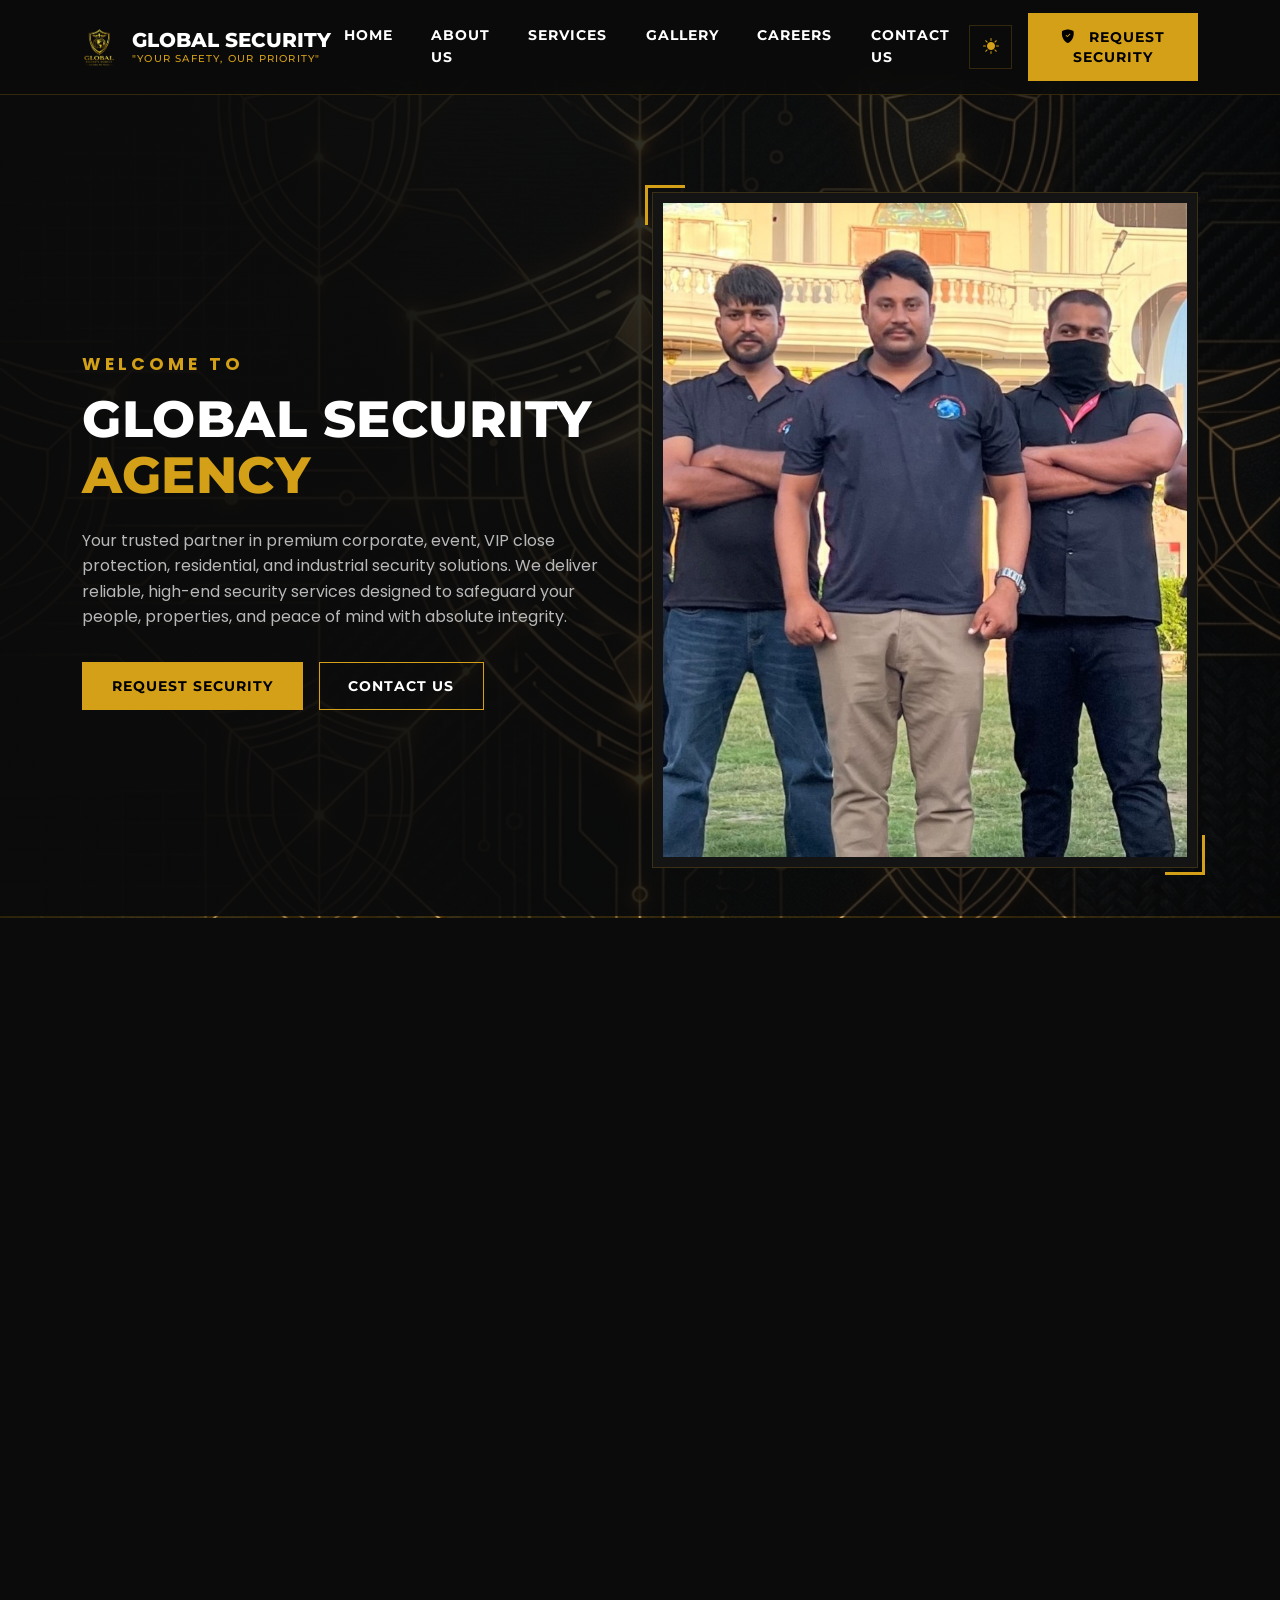
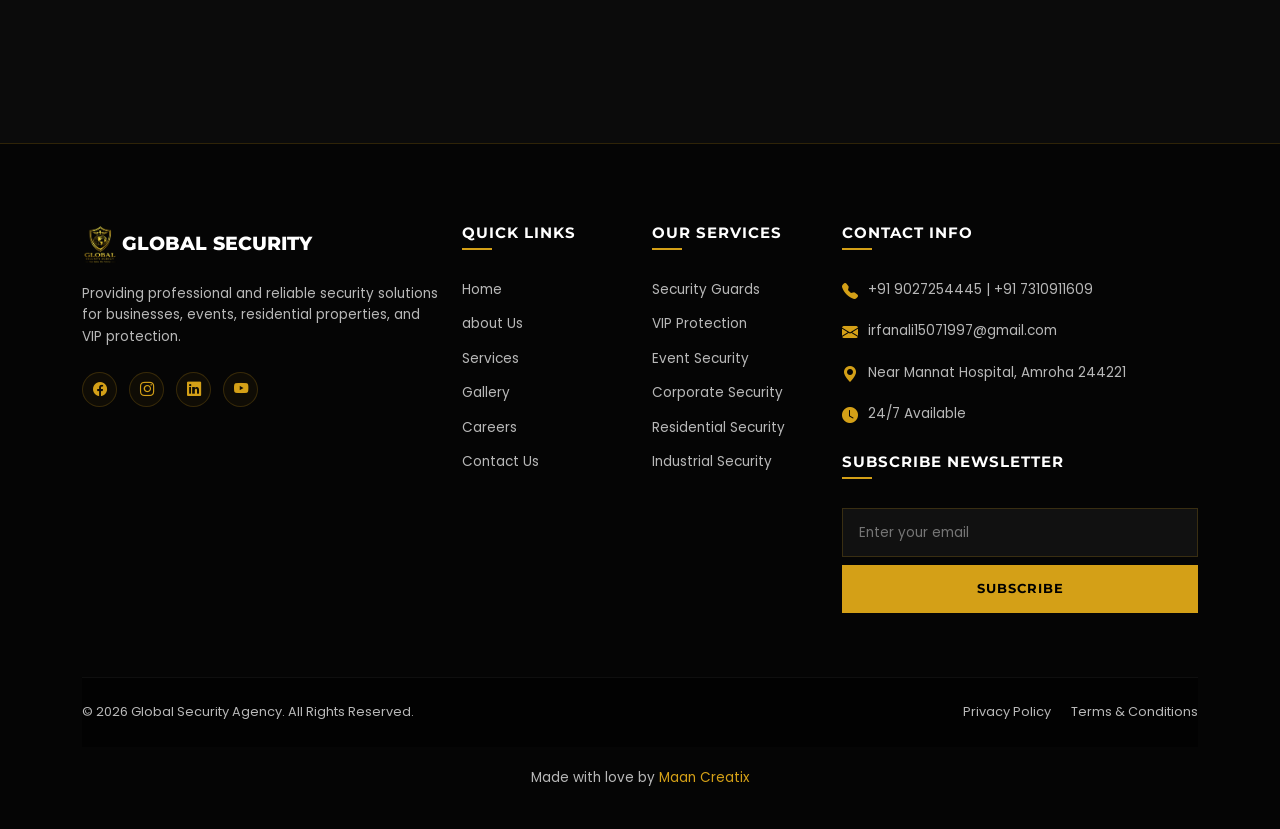
<file: index.html>
<!DOCTYPE html>
<html lang="en" data-theme="dark">
<head>
  <meta charset="UTF-8">
  <meta name="viewport" content="width=device-width, initial-scale=1.0">
  <meta name="description" content="Global Security Agency - Premium, luxury corporate-grade security solutions. Elite protection for high-profile clients, corporate assets, VIPs, events, and residential properties.">
  <title>Global Security Agency | Premium Security & Protection Services</title>
  
  <!-- Bootstrap 5 CSS CDN -->
  <link href="https://cdn.jsdelivr.net/npm/bootstrap@5.3.2/dist/css/bootstrap.min.css" rel="stylesheet">
  
  <!-- Bootstrap Icons CDN -->
  <link href="https://cdn.jsdelivr.net/npm/bootstrap-icons@1.11.2/font/bootstrap-icons.min.css" rel="stylesheet">
  
  <!-- AOS (Animate on Scroll) CSS -->
  <link rel="stylesheet" href="https://unpkg.com/aos@next/dist/aos.css">
  
  <!-- Custom CSS stylesheets -->
  <link rel="stylesheet" href="css/style.css">
  <link rel="stylesheet" href="css/responsive.css">

  <link rel="icon" type="image/x-icon" href="images/favicon.png">
</head>
<body>

  <!-- --- Sticky Navbar --- -->
  <nav class="navbar navbar-expand-lg sticky-top">
  <div class="container">
    <a class="navbar-brand" href="/">
      <img src="images/logo.png" alt="Global Security Logo" class="navbar-logo-img">

      <div class="navbar-brand-text">
        Global Security
        <span class="navbar-brand-tagline">"Your Safety, Our Priority"</span>
      </div>
    </a>

    <button class="navbar-toggler" type="button" data-bs-toggle="collapse"
      data-bs-target="#mainNavbar" aria-controls="mainNavbar"
      aria-expanded="false" aria-label="Toggle navigation">
      <span class="navbar-toggler-icon"></span>
    </button>

    <div class="collapse navbar-collapse" id="mainNavbar">
      <ul class="navbar-nav mx-auto mb-2 mb-lg-0">
        <li class="nav-item">
          <a class="nav-link" href="/">Home</a>
        </li>

        <li class="nav-item">
          <a class="nav-link" href="/about">about Us</a>
        </li>

        <li class="nav-item">
          <a class="nav-link" href="/services">Services</a>
        </li>

        <li class="nav-item">
          <a class="nav-link" href="/gallery">Gallery</a>
        </li>

        <li class="nav-item">
          <a class="nav-link" href="/careers">Careers</a>
        </li>

        <li class="nav-item">
          <a class="nav-link" href="/contact">Contact Us</a>
        </li>
      </ul>

      <div class="navbar-nav-btns d-flex flex-column flex-lg-row align-items-stretch align-items-lg-center gap-3">
        <button class="theme-toggle-btn" title="Toggle Light/Dark Theme">
          <i class="bi bi-sun-fill"></i>
        </button>

        <button class="btn btn-gold" data-bs-toggle="modal"
          data-bs-target="#requestSecurityModal">
          <i class="bi bi-shield-fill-check me-2"></i>
          Request Security
        </button>
      </div>
    </div>
  </div>
</nav>

  <!-- --- Hero Section --- -->
  <header class="home-hero" style="background-image: url('images/cta-banner.png');">
    <div class="container">
      <div class="row align-items-center">
        <div class="col-lg-6" data-aos="fade-right">
          <p class="hero-subtitle">Welcome To</p>
          <h1 class="hero-title">Global Security<br><span class="text-gold">Agency</span></h1>
          <p class="hero-description">
            Your trusted partner in premium corporate, event, VIP close protection, residential, and industrial security solutions. We deliver reliable, high-end security services designed to safeguard your people, properties, and peace of mind with absolute integrity.
          </p>
          <div class="d-flex flex-wrap gap-3">
            <!-- <button class="btn btn-gold" data-bs-toggle="modal" data-bs-target="#requestSecurityModal">
              Request Security
            </button> -->

            <button class="btn btn-gold"">
              Request Security
            </button>

            <a href="/contact" class="btn btn-outline-gold">
              Contact Us
            </a>
          </div>
        </div>
        <div class="col-lg-6" data-aos="fade-left">
          <div class="hero-image-wrapper">
            <img src="images/home-hero.jpeg" alt="Professional Security Officer" class="img-fluid w-100">
          </div>
        </div>
      </div>
    </div>
  </header>

  <!-- --- Services Overview Section --- -->
  <section class="py-5 my-5">
    <div class="container">
      <div class="section-title-wrapper text-center" data-aos="fade-up">
        <p class="section-subtitle">Our Expertise</p>
        <h2 class="section-title">Services Overview</h2>
      </div>
      <div class="row g-4">
        <!-- Card 1 -->
        <div class="col-md-6 col-lg-4" data-aos="fade-up" data-aos-delay="100">
          <div class="gsa-card">
            <i class="bi bi-shield-lock gsa-card-icon"></i>
            <h3 class="gsa-card-title">Security Guards</h3>
            <p class="gsa-card-text">Trained professional security guards providing armed or unarmed protection for retail, corporate, and physical sites.</p>
            <a href="services#security-guards" class="text-gold d-inline-flex align-items-center mt-3" style="font-weight: 600; font-size: 0.85rem; letter-spacing: 1px;">
              READ MORE <i class="bi bi-arrow-right ms-2"></i>
            </a>
          </div>
        </div>
        <!-- Card 2 -->
        <div class="col-md-6 col-lg-4" data-aos="fade-up" data-aos-delay="200">
          <div class="gsa-card">
            <i class="bi bi-person-check gsa-card-icon"></i>
            <h3 class="gsa-card-title">VIP Protection</h3>
            <p class="gsa-card-text">Specialized close protection and executive security details for corporate leaders, celebrities, and high-profile individuals.</p>
            <a href="services#vip-protection" class="text-gold d-inline-flex align-items-center mt-3" style="font-weight: 600; font-size: 0.85rem; letter-spacing: 1px;">
              READ MORE <i class="bi bi-arrow-right ms-2"></i>
            </a>
          </div>
        </div>
        <!-- Card 3 -->
        <div class="col-md-6 col-lg-4" data-aos="fade-up" data-aos-delay="300">
          <div class="gsa-card">
            <i class="bi bi-people gsa-card-icon"></i>
            <h3 class="gsa-card-title">Event Security</h3>
            <p class="gsa-card-text">Crowd control, access checking, and perimeter safety planning for entertainment concerts, galas, and corporate conferences.</p>
            <a href="services#event-security" class="text-gold d-inline-flex align-items-center mt-3" style="font-weight: 600; font-size: 0.85rem; letter-spacing: 1px;">
              READ MORE <i class="bi bi-arrow-right ms-2"></i>
            </a>
          </div>
        </div>
        <!-- Card 4 -->
        <div class="col-md-6 col-lg-4" data-aos="fade-up" data-aos-delay="400">
          <div class="gsa-card">
            <i class="bi bi-building gsa-card-icon"></i>
            <h3 class="gsa-card-title">Corporate Security</h3>
            <p class="gsa-card-text">End-to-end office security management, lobby desk hospitality, visitor logs, and corporate park security patrols.</p>
            <a href="services#corporate-security" class="text-gold d-inline-flex align-items-center mt-3" style="font-weight: 600; font-size: 0.85rem; letter-spacing: 1px;">
              READ MORE <i class="bi bi-arrow-right ms-2"></i>
            </a>
          </div>
        </div>
        <!-- Card 5 -->
        <div class="col-md-6 col-lg-4" data-aos="fade-up" data-aos-delay="500">
          <div class="gsa-card">
            <i class="bi bi-house-heart gsa-card-icon"></i>
            <h3 class="gsa-card-title">Residential Security</h3>
            <p class="gsa-card-text">Patrolling systems and gate check integration for private residences, luxury condos, villas, and gated housing estates.</p>
            <a href="services#residential-security" class="text-gold d-inline-flex align-items-center mt-3" style="font-weight: 600; font-size: 0.85rem; letter-spacing: 1px;">
              READ MORE <i class="bi bi-arrow-right ms-2"></i>
            </a>
          </div>
        </div>
        <!-- Card 6 -->
        <div class="col-md-6 col-lg-4" data-aos="fade-up" data-aos-delay="600">
          <div class="gsa-card">
            <i class="bi bi-gear-wide-connected gsa-card-icon"></i>
            <h3 class="gsa-card-title">Industrial Security</h3>
            <p class="gsa-card-text">Vigilant security controls for factories, manufacturing units, commercial warehouses, and heavy engineering facilities.</p>
            <a href="services#industrial-security" class="text-gold d-inline-flex align-items-center mt-3" style="font-weight: 600; font-size: 0.85rem; letter-spacing: 1px;">
              READ MORE <i class="bi bi-arrow-right ms-2"></i>
            </a>
          </div>
        </div>
      </div>
    </div>
  </section>

  <!-- --- Statistics Counter Section --- -->
  <section class="stats-section">
    <div class="container">
      <div class="row g-4">
        <!-- Counter 1 -->
        <div class="col-sm-6 col-md-4 col-lg" data-aos="fade-up" data-aos-delay="100">
          <div class="stat-item">
            <i class="bi bi-people-fill stat-icon"></i>
            <div class="stat-number counter-val" data-target="100" data-suffix="+">0+</div>
            <div class="stat-title">Security Personnel</div>
          </div>
        </div>
        <!-- Counter 2 -->
        <div class="col-sm-6 col-md-4 col-lg" data-aos="fade-up" data-aos-delay="200">
          <div class="stat-item">
            <i class="bi bi-briefcase-fill stat-icon"></i>
            <div class="stat-number counter-val" data-target="50+" data-suffix="+">0+</div>
            <div class="stat-title">Active Clients</div>
          </div>
        </div>
        <!-- Counter 3 -->
        <div class="col-sm-6 col-md-4 col-lg" data-aos="fade-up" data-aos-delay="300">
          <div class="stat-item">
            <i class="bi bi-award-fill stat-icon"></i>
            <div class="stat-number counter-val" data-target="3" data-suffix="+">0+</div>
            <div class="stat-title">Years Experience</div>
          </div>
        </div>
        <!-- Counter 4 -->
        <div class="col-sm-6 col-md-6 col-lg" data-aos="fade-up" data-aos-delay="400">
          <div class="stat-item">
            <i class="bi bi-clock-fill stat-icon"></i>
            <div class="stat-number counter-val" data-target="24" data-suffix="/7">0/7</div>
            <div class="stat-title">Support Channels</div>
          </div>
        </div>
        <!-- Counter 5 -->
        <div class="col-sm-6 col-md-6 col-lg" data-aos="fade-up" data-aos-delay="500">
          <div class="stat-item">
            <i class="bi bi-emoji-smile-fill stat-icon"></i>
            <div class="stat-number counter-val" data-target="99" data-suffix="%">0%</div>
            <div class="stat-title">Client Satisfaction</div>
          </div>
        </div>
      </div>
    </div>
  </section>

  <!-- --- Why Choose Us Section --- -->
  <section class="py-5 my-5">
    <div class="container">
      <div class="row align-items-center">
        <div class="col-lg-5 mb-4 mb-lg-0" data-aos="fade-right">
          <p class="section-subtitle">Premium Defense</p>
          <h2 class="section-title text-start mb-4">Why Choose Us</h2>
          <p class="text-secondary-custom mb-4">
            We provide a level of excellence that security agencies rarely match. Through careful hiring practices, customized training schemes, and close management oversight, we keep your safety strictly secure.
          </p>
          <button class="btn btn-gold" data-bs-toggle="modal" data-bs-target="#requestSecurityModal">
            Get Consulted Now
          </button>
        </div>
        <div class="col-lg-7" data-aos="fade-left">
          <div class="row g-2">
            <!-- Box 1 -->
            <div class="col-md-6">
              <div class="why-choose-us-icon-box">
                <div class="why-icon">
                  <i class="bi bi-person-badge-fill"></i>
                </div>
                <div>
                  <h4 class="why-title">Trained Professionals</h4>
                  <p class="why-text">Guards undergo background screening and security training regimens.</p>
                </div>
              </div>
            </div>
            <!-- Box 2 -->
            <div class="col-md-6">
              <div class="why-choose-us-icon-box">
                <div class="why-icon">
                  <i class="bi bi-lightning-charge-fill"></i>
                </div>
                <div>
                  <h4 class="why-title">Quick Deployment</h4>
                  <p class="why-text">Efficient onboarding setups enable immediate post deployment.</p>
                </div>
              </div>
            </div>
            <!-- Box 3 -->
            <div class="col-md-6">
              <div class="why-choose-us-icon-box">
                <div class="why-icon">
                  <i class="bi bi-shield-fill-check"></i>
                </div>
                <div>
                  <h4 class="why-title">Reliable Protection</h4>
                  <p class="why-text">Rigorous standards of defense ensure absolute site protection.</p>
                </div>
              </div>
            </div>
            <!-- Box 4 -->
            <div class="col-md-6">
              <div class="why-choose-us-icon-box">
                <div class="why-icon">
                  <i class="bi bi-check-circle-fill"></i>
                </div>
                <div>
                  <h4 class="why-title">24/7 Availability</h4>
                  <p class="why-text">Continuous command systems monitor activities day and night.</p>
                </div>
              </div>
            </div>
            <!-- Box 5 -->
            <div class="col-md-12">
              <div class="why-choose-us-icon-box mb-0">
                <div class="why-icon">
                  <i class="bi bi-star-fill"></i>
                </div>
                <div>
                  <h4 class="why-title">Client Focused</h4>
                  <p class="why-text">Custom tailored defense designs built exactly around each customer's requests.</p>
                </div>
              </div>
            </div>
          </div>
        </div>
      </div>
    </div>
  </section>

  <!-- --- CTA Section --- -->
  <section class="cta-banner-section" style="background-image: url('images/cta-banner.png');" data-aos="zoom-in">
    <div class="container">
      <div class="cta-banner-content">
        <h2 class="cta-banner-title">We Are Committed To Your Security</h2>
        <p class="cta-banner-text">Protecting lives, assets, properties, and values with elite executive defense forces. Reach out to our operators and receive an immediate plan today.</p>
        <a href="contact" class="btn btn-gold">Contact Us Today</a>
      </div>
    </div>
  </section>

  <!-- --- Footer --- -->
  <footer class="footer">
    <div class="container">
      <div class="row g-4">
        <!-- Col 1 -->
        <div class="col-lg-4 col-md-6">
          <div class="d-flex align-items-center mb-3">
            <img src="images/logo.png" alt="Global Security Logo" class="navbar-logo-img">

            <span class="footer-logo-text">GLOBAL SECURITY</span>
          </div>
          <p class="footer-desc">
            Providing professional and reliable security solutions for businesses, events, residential properties, and VIP protection.
          </p>
          <div class="social-links">
            <a href="#" class="footer-social-icon"><i class="bi bi-facebook"></i></a>
            <a href="#" class="footer-social-icon"><i class="bi bi-instagram"></i></a>
            <a href="#" class="footer-social-icon"><i class="bi bi-linkedin"></i></a>
            <a href="#" class="footer-social-icon"><i class="bi bi-youtube"></i></a>
          </div>
        </div>
        <!-- Col 2 -->
        <div class="col-lg-2 col-md-6">
          <h4 class="footer-title">Quick Links</h4>
          <ul class="footer-links">
            <li><a href="/index">Home</a></li>
            <li><a href="/about">about Us</a></li>
            <li><a href="/services">Services</a></li>
            <li><a href="/gallery">Gallery</a></li>
            <li><a href="/careers">Careers</a></li>
            <li><a href="/contact">Contact Us</a></li>
          </ul>
        </div>
        <!-- Col 3 -->
        <div class="col-lg-2 col-md-6">
          <h4 class="footer-title">Our Services</h4>
          <ul class="footer-links">
            <li><a href="/services#security-guards">Security Guards</a></li>
            <li><a href="/services#vip-protection">VIP Protection</a></li>
            <li><a href="/services#event-security">Event Security</a></li>
            <li><a href="/services#corporate-security">Corporate Security</a></li>
            <li><a href="/services#residential-security">Residential Security</a></li>
            <li><a href="/services#industrial-security">Industrial Security</a></li>
          </ul>
        </div>
        <!-- Col 4 -->
        <div class="col-lg-4 col-md-6">
          <h4 class="footer-title">Contact Info</h4>
          <div class="footer-contact-item">
            <i class="bi bi-telephone-fill footer-contact-icon"></i>
            <span>+91 9027254445</span> &nbsp;|&nbsp;
            <span>+91 7310911609</span>
          </div>
          <div class="footer-contact-item">
            <i class="bi bi-envelope-fill footer-contact-icon"></i>
            <span>irfanali15071997@gmail.com</span>
          </div>
          <div class="footer-contact-item">
            <i class="bi bi-geo-alt-fill footer-contact-icon"></i>
            <span>Near Mannat Hospital, Amroha 244221</span>
          </div>
          <div class="footer-contact-item">
            <i class="bi bi-clock-fill footer-contact-icon"></i>
            <span>24/7 Available</span>
          </div>
          
          <h4 class="footer-title mt-4">Subscribe Newsletter</h4>
          <form class="footer-newsletter-form">
            <input type="email" class="footer-newsletter-input" placeholder="Enter your email" required>
            <button type="submit" class="footer-newsletter-btn">Subscribe</button>
          </form>
        </div>
      </div>
      
      <!-- Bottom Bar -->
      <div class="footer-bottom">
        <div class="row align-items-center">
          <div class="col-md-6 text-center text-md-start">
            &copy; 2026 Global Security Agency. All Rights Reserved.
          </div>
          <div class="col-md-6 text-center text-md-end">
            <div class="footer-bottom-links">
              <a href="#">Privacy Policy</a>
              <a href="#">Terms & Conditions</a>
            </div>
          </div>
        </div>
      </div>

      <p style="text-align: center; margin-top: 20px;">
        Made with love by <a href="https://www.maancreatix.com/" class="text-gold" target="_blank">Maan Creatix</a>
      </p>
    </div>
  </footer>

  <!-- --- Scroll to Top Button --- -->
  <button class="scroll-to-top" title="Go to Top">
    <i class="bi bi-chevron-up"></i>
  </button>

  <!-- --- Request Security CTA Modal --- -->
  <div class="modal fade gsa-modal" id="requestSecurityModal" tab/index="-1" aria-labelledby="requestSecurityModalLabel" aria-hidden="true">
    <div class="modal-dialog modal-dialog-centered">
      <div class="modal-content">
        <div class="modal-header">
          <h5 class="modal-title" id="requestSecurityModalLabel">Request Security Consultation</h5>
          <button type="button" class="btn-close" data-bs-dismiss="modal" aria-label="Close"></button>
        </div>
        <form id="requestModalForm" novalidate>
          <div class="modal-body">
            <p class="text-secondary-custom" style="font-size: 0.85rem; margin-bottom: 1.5rem;">Fill out this quick form and one of our executive security consultants will reach back to you within 2 hours.</p>
            
            <div class="gsa-form-group">
              <i class="bi bi-person gsa-input-icon"></i>
              <input type="text" class="gsa-control" id="reqName" placeholder="Your Full Name" required>
            </div>
            
            <div class="gsa-form-group">
              <i class="bi bi-envelope gsa-input-icon"></i>
              <input type="email" class="gsa-control" id="reqEmail" placeholder="Your Email Address" required>
            </div>
            
            <div class="gsa-form-group">
              <i class="bi bi-telephone gsa-input-icon"></i>
              <input type="tel" class="gsa-control" id="reqPhone" placeholder="Your Phone Number" required>
            </div>

            <div class="gsa-form-group">
              <i class="bi bi-shield-check gsa-input-icon"></i>
              <select class="gsa-control" id="reqService" style="padding-left: 2.8rem;" required>
                <option value="" disabled selected>Select Security Service</option>
                <option value="guards">Security Guards</option>
                <option value="vip">VIP Close Protection</option>
                <option value="event">Event Crowd Control</option>
                <option value="corporate">Corporate Office Security</option>
                <option value="residential">Residential Villa Security</option>
                <option value="industrial">Industrial Site Security</option>
              </select>
            </div>

            <div class="gsa-form-group">
              <i class="bi bi-chat-dots gsa-input-icon"></i>
              <textarea class="gsa-control" id="reqDetails" rows="3" placeholder="Briefly describe your security requirements..."></textarea>
            </div>
          </div>
          <div class="modal-footer">
            <button type="button" class="btn btn-outline-gold px-4 py-2" data-bs-dismiss="modal">Cancel</button>
            <button type="submit" class="btn btn-gold px-4 py-2">Submit Request</button>
          </div>
        </form>
      </div>
    </div>
  </div>

  <!-- --- Script Imports --- -->
  <!-- Bootstrap 5 Bundle JS (includes Popper) -->
  <script src="https://cdn.jsdelivr.net/npm/bootstrap@5.3.2/dist/js/bootstrap.bundle.min.js"></script>
  
  <!-- AOS (Animate on Scroll) JS -->
  <script src="https://unpkg.com/aos@next/dist/aos.js"></script>
  
  <!-- Custom JS scripts -->
  <script src="js/main.js"></script>
</body>
</html>
</file>
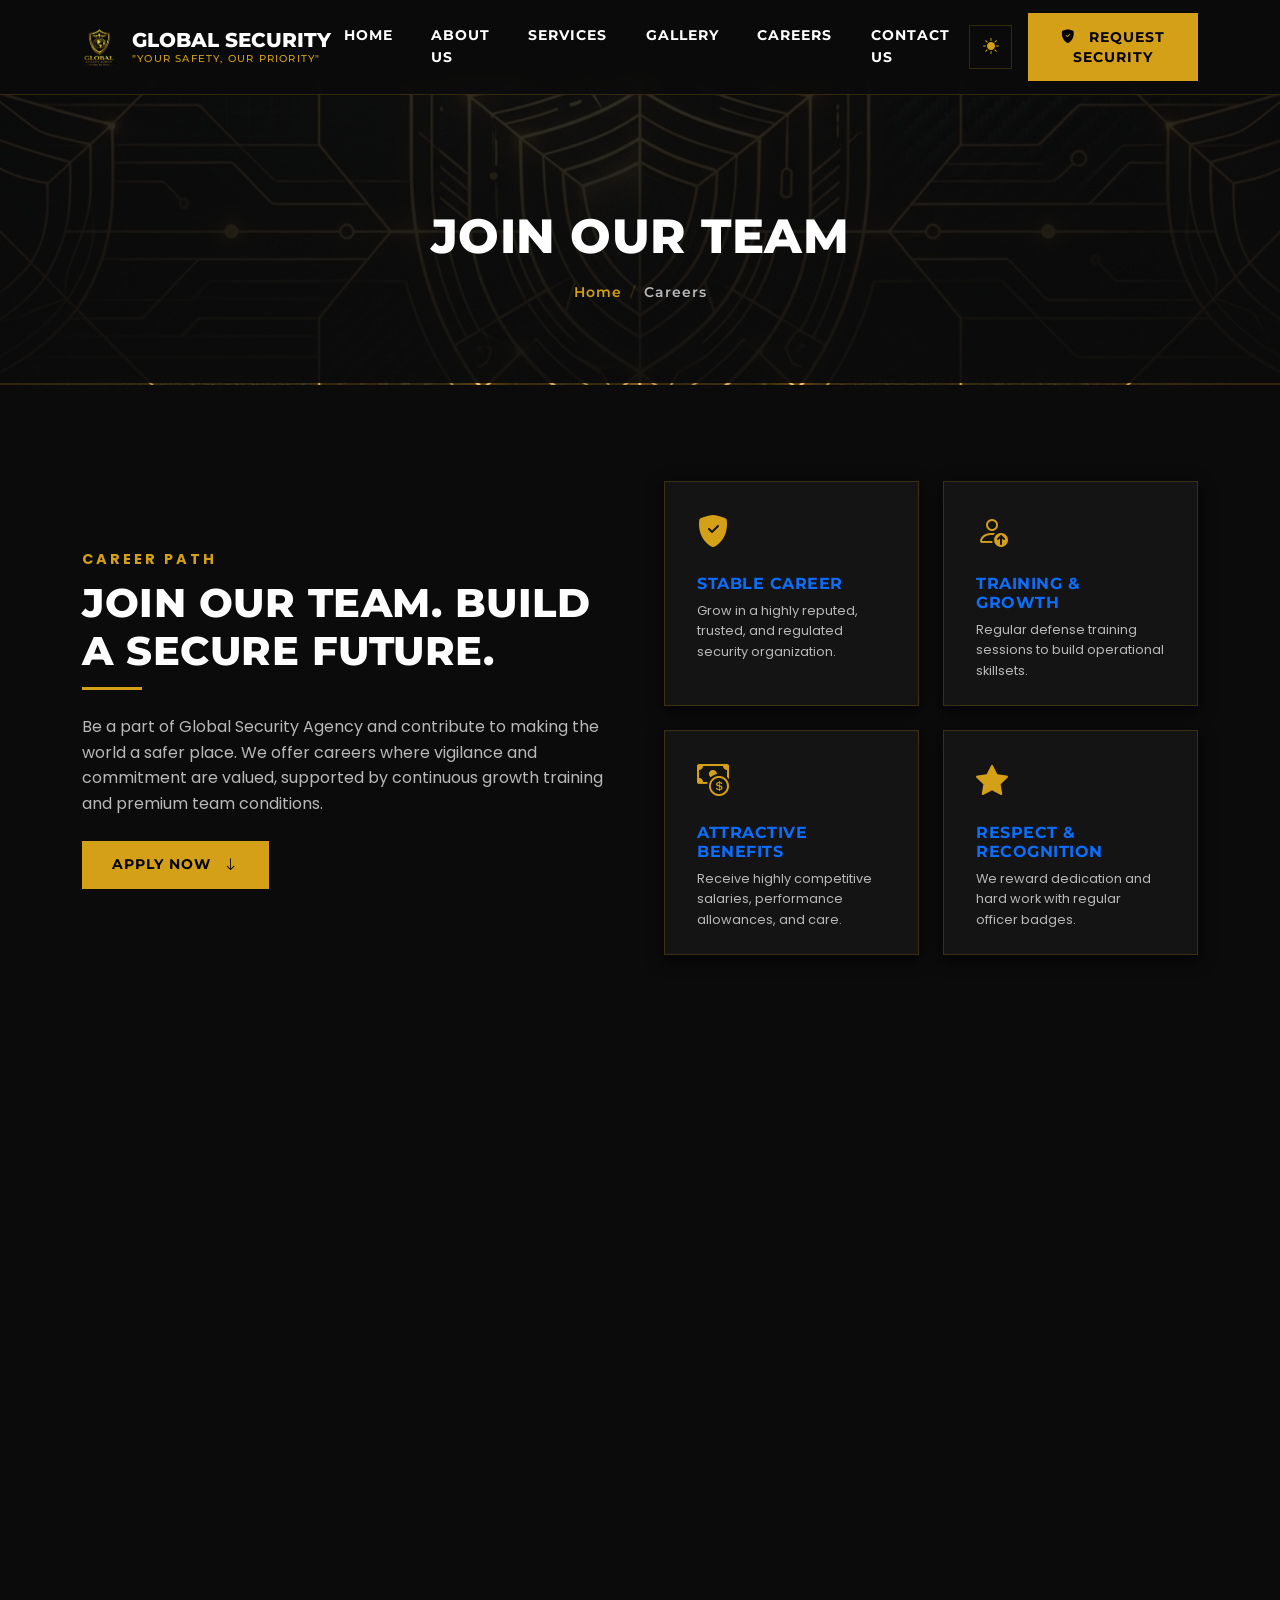
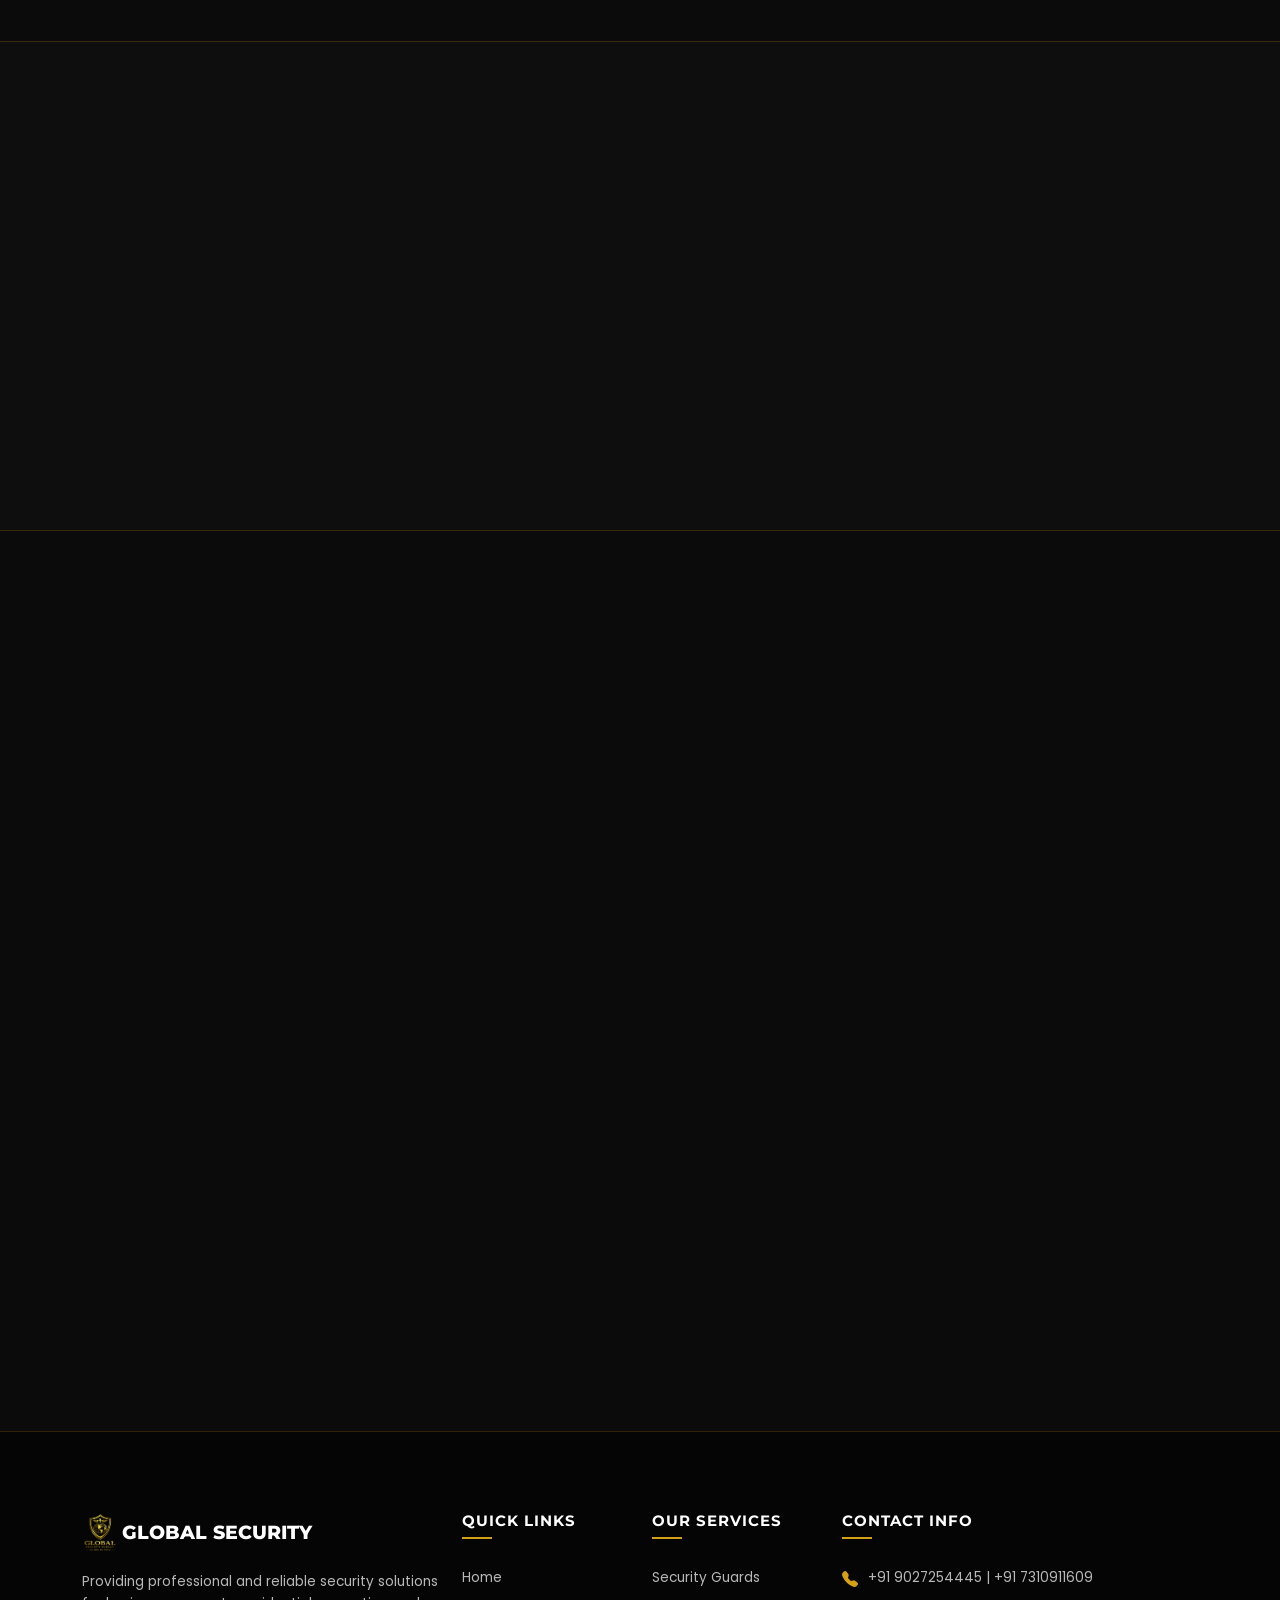
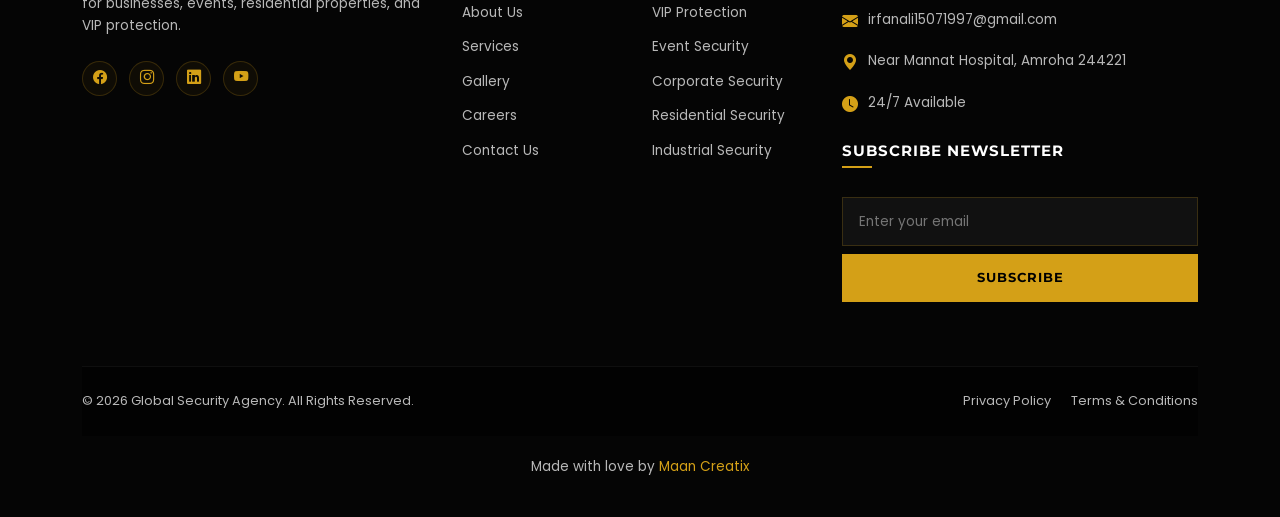
<file: careers.html>
<!DOCTYPE html>
<html lang="en" data-theme="dark">
<head>
  <meta charset="UTF-8">
  <meta name="viewport" content="width=device-width, initial-scale=1.0">
  <meta name="description" content="Build a secure future with Global Security Agency. Apply now to join our team of elite guards, VIP protection officers, supervisors, and control operators.">
  <title>Careers | Global Security Agency</title>
  
  <!-- Bootstrap 5 CSS CDN -->
  <link href="https://cdn.jsdelivr.net/npm/bootstrap@5.3.2/dist/css/bootstrap.min.css" rel="stylesheet">
  
  <!-- Bootstrap Icons CDN -->
  <link href="https://cdn.jsdelivr.net/npm/bootstrap-icons@1.11.2/font/bootstrap-icons.min.css" rel="stylesheet">
  
  <!-- AOS (Animate on Scroll) CSS -->
  <link rel="stylesheet" href="https://unpkg.com/aos@next/dist/aos.css">
  
  <!-- Custom CSS stylesheets -->
  <link rel="stylesheet" href="css/style.css">
  <link rel="stylesheet" href="css/responsive.css">

  <link rel="icon" type="image/x-icon" href="images/favicon.png">
</head>
<body>

  <!-- --- Sticky Navbar --- -->
  <nav class="navbar navbar-expand-lg sticky-top">
  <div class="container">
    <a class="navbar-brand" href="index.html">
      <img src="images/logo.png" alt="Global Security Logo" class="navbar-logo-img">

      <div class="navbar-brand-text">
        Global Security
        <span class="navbar-brand-tagline">"Your Safety, Our Priority"</span>
      </div>
    </a>

    <button class="navbar-toggler" type="button" data-bs-toggle="collapse"
      data-bs-target="#mainNavbar" aria-controls="mainNavbar"
      aria-expanded="false" aria-label="Toggle navigation">
      <span class="navbar-toggler-icon"></span>
    </button>

    <div class="collapse navbar-collapse" id="mainNavbar">
      <ul class="navbar-nav mx-auto mb-2 mb-lg-0">
        <li class="nav-item">
          <a class="nav-link" href="/">Home</a>
        </li>

        <li class="nav-item">
          <a class="nav-link" href="/about">About Us</a>
        </li>

        <li class="nav-item">
          <a class="nav-link" href="/services">Services</a>
        </li>

        <li class="nav-item">
          <a class="nav-link" href="/gallery">Gallery</a>
        </li>

        <li class="nav-item">
          <a class="nav-link" href="/careers">Careers</a>
        </li>

        <li class="nav-item">
          <a class="nav-link" href="/contact">Contact Us</a>
        </li>
      </ul>

      <div class="navbar-nav-btns d-flex flex-column flex-lg-row align-items-stretch align-items-lg-center gap-3">
        <button class="theme-toggle-btn" title="Toggle Light/Dark Theme">
          <i class="bi bi-sun-fill"></i>
        </button>

        <button class="btn btn-gold" data-bs-toggle="modal"
          data-bs-target="#requestSecurityModal">
          <i class="bi bi-shield-fill-check me-2"></i>
          Request Security
        </button>
      </div>
    </div>
  </div>
</nav>

  <!-- --- Inner Banner Section --- -->
  <section class="hero-banner-inner" style="background-image: url('images/cta-banner.png');">
    <div class="container">
      <div class="hero-banner-inner-content" data-aos="fade-down">
        <h1 class="hero-banner-inner-title">Join Our Team</h1>
        <nav aria-label="breadcrumb">
          <ol class="breadcrumb mb-0">
            <li class="breadcrumb-item"><a href="/">Home</a></li>
            <li class="breadcrumb-item active" aria-current="page">Careers</li>
          </ol>
        </nav>
      </div>
    </div>
  </section>

  <!-- --- Careers Intro Section --- -->
  <section class="py-5 my-5">
    <div class="container">
      <div class="row align-items-center g-5 mb-5">
        <div class="col-lg-6" data-aos="fade-right">
          <p class="section-subtitle">Career Path</p>
          <h2 class="section-title text-start mb-4">Join Our Team. Build A Secure Future.</h2>
          <p class="text-secondary-custom mb-4">
            Be a part of Global Security Agency and contribute to making the world a safer place. We offer careers where vigilance and commitment are valued, supported by continuous growth training and premium team conditions.
          </p>
          <a href="#application-form-section" class="btn btn-gold">Apply Now <i class="bi bi-arrow-down ms-2"></i></a>
        </div>
        <div class="col-lg-6" data-aos="fade-left">
          <div class="row g-4">
            <!-- stable career -->
            <div class="col-sm-6">
              <div class="gsa-card py-4">
                <i class="bi bi-shield-fill-check text-gold fs-2 mb-3 d-block"></i>
                <h4 class="fs-6 fw-bold text-uppercase text-primary mb-2">Stable Career</h4>
                <p class="text-secondary-custom mb-0" style="font-size: 0.8rem;">Grow in a highly reputed, trusted, and regulated security organization.</p>
              </div>
            </div>
            <!-- training and growth -->
            <div class="col-sm-6">
              <div class="gsa-card py-4">
                <i class="bi bi-person-up text-gold fs-2 mb-3 d-block"></i>
                <h4 class="fs-6 fw-bold text-uppercase text-primary mb-2">Training & Growth</h4>
                <p class="text-secondary-custom mb-0" style="font-size: 0.8rem;">Regular defense training sessions to build operational skillsets.</p>
              </div>
            </div>
            <!-- attractive benefits -->
            <div class="col-sm-6">
              <div class="gsa-card py-4">
                <i class="bi bi-cash-coin text-gold fs-2 mb-3 d-block"></i>
                <h4 class="fs-6 fw-bold text-uppercase text-primary mb-2">Attractive Benefits</h4>
                <p class="text-secondary-custom mb-0" style="font-size: 0.8rem;">Receive highly competitive salaries, performance allowances, and care.</p>
              </div>
            </div>
            <!-- respect and recognition -->
            <div class="col-sm-6">
              <div class="gsa-card py-4">
                <i class="bi bi-star-fill text-gold fs-2 mb-3 d-block"></i>
                <h4 class="fs-6 fw-bold text-uppercase text-primary mb-2">Respect & Recognition</h4>
                <p class="text-secondary-custom mb-0" style="font-size: 0.8rem;">We reward dedication and hard work with regular officer badges.</p>
              </div>
            </div>
          </div>
        </div>
      </div>

      <!-- We Are Looking For & Required Docs -->
      <div class="row g-5 my-5">
        <!-- Roles Looking For -->
        <div class="col-lg-6" data-aos="fade-right">
          <div class="gsa-card h-100">
            <h3 class="gsa-card-title mb-4" style="font-size: 1.5rem; border-left: 3px solid var(--accent-gold); padding-left: 15px;">We Are Looking For</h3>
            <ul class="checklist-list">
              <li><strong>Security Guards:</strong> Vigilant physical safeguarding for corporate and retail structures.</li>
              <li><strong>Supervisors:</strong> Overseeing patrol teams and managing client communications on sites.</li>
              <li><strong>VIP Protection Officers:</strong> CPOs with combat training and threat profiling capability.</li>
              <li><strong>Event Security Staff:</strong> Crowd controls, checks, and barrier guards for premium shows.</li>
              <li><strong>Control Room Operators:</strong> CCTV supervision, dispatch handlers, and emergency contacts.</li>
            </ul>
          </div>
        </div>
        <!-- Required Docs -->
        <div class="col-lg-6" data-aos="fade-left">
          <div class="gsa-card h-100">
            <h3 class="gsa-card-title mb-4" style="font-size: 1.5rem; border-left: 3px solid var(--accent-gold); padding-left: 15px;">Required Documents</h3>
            <p class="text-secondary-custom mb-4" style="font-size: 0.9rem;">Applicants must possess clear copies of the following documents during the screening process:</p>
            <ul class="checklist-list">
              <li>Aadhaar Card (National ID)</li>
              <li>PAN Card (Tax Registration)</li>
              <li>Educational Certificates (Minimum High School equivalent)</li>
              <li>Address Proof (Utility bill / rental agreement)</li>
              <li>Recent Passport Size Photograph (White background)</li>
            </ul>
          </div>
        </div>
      </div>
    </div>
  </section>

  <!-- --- Application Process Section --- -->
  <section class="py-5" style="background-color: rgba(20,20,20,0.3); border-top: 1px solid var(--border-color); border-bottom: 1px solid var(--border-color);">
    <div class="container">
      <div class="section-title-wrapper text-center" data-aos="fade-up">
        <p class="section-subtitle">Roadmap</p>
        <h2 class="section-title">Application Process</h2>
      </div>

      <div class="process-timeline" data-aos="fade-up" data-aos-delay="100">
        <!-- Step 1 -->
        <div class="process-step">
          <div class="process-icon-wrapper"><i class="bi bi-file-earmark-text"></i></div>
          <h4 class="process-title">1. Fill Form</h4>
          <p class="process-desc">Complete the career application details with accurate contact info.</p>
        </div>
        <!-- Step 2 -->
        <div class="process-step">
          <div class="process-icon-wrapper"><i class="bi bi-upload"></i></div>
          <h4 class="process-title">2. Upload Documents</h4>
          <p class="process-desc">Upload a combined PDF or ZIP package of your ID and certificates.</p>
        </div>
        <!-- Step 3 -->
        <div class="process-step">
          <div class="process-icon-wrapper"><i class="bi bi-send-check"></i></div>
          <h4 class="process-title">3. Submit Application</h4>
          <p class="process-desc">Review your credentials package and click submit to dispatch.</p>
        </div>
        <!-- Step 4 -->
        <div class="process-step">
          <div class="process-icon-wrapper"><i class="bi bi-telephone-outbound"></i></div>
          <h4 class="process-title">4. We Will Contact You</h4>
          <p class="process-desc">Our HR team will review your profile and coordinate a call for interviews.</p>
        </div>
      </div>
    </div>
  </section>

  <!-- --- Application Form Section --- -->
  <section class="py-5 my-5" id="application-form-section">
    <div class="container">
      <div class="row justify-content-center">
        <div class="col-lg-8" data-aos="fade-up">
          <div class="gsa-card glass-card">
            <h2 class="section-title text-start mb-4" style="font-size: 1.8rem;">Apply Now</h2>
            <p class="text-secondary-custom mb-4" style="font-size: 0.9rem;">Submit your candidate information and documents. Fields marked with <span class="text-gold">*</span> are required.</p>
            
            <form id="careersForm" novalidate>
              <div class="row">
                <!-- Name -->
                <div class="col-md-6">
                  <div class="gsa-form-group">
                    <i class="bi bi-person gsa-input-icon"></i>
                    <input type="text" class="gsa-control" id="applicantName" placeholder="Your Full Name *" required>
                  </div>
                </div>
                <!-- Email -->
                <div class="col-md-6">
                  <div class="gsa-form-group">
                    <i class="bi bi-envelope gsa-input-icon"></i>
                    <input type="email" class="gsa-control" id="applicantEmail" placeholder="Your Email Address *" required>
                  </div>
                </div>
                <!-- Phone -->
                <div class="col-md-6">
                  <div class="gsa-form-group">
                    <i class="bi bi-telephone gsa-input-icon"></i>
                    <input type="tel" class="gsa-control" id="applicantPhone" placeholder="Your Phone Number *" required>
                  </div>
                </div>
                <!-- Position -->
                <div class="col-md-6">
                  <div class="gsa-form-group">
                    <i class="bi bi-briefcase gsa-input-icon"></i>
                    <select class="gsa-control" id="applicantRole" style="padding-left: 2.8rem;" required>
                      <option value="" disabled selected>Select Position *</option>
                      <option value="guard">Security Guard</option>
                      <option value="supervisor">Supervisor</option>
                      <option value="vip">VIP Protection Officer</option>
                      <option value="event">Event Security Staff</option>
                      <option value="operator">Control Room Operator</option>
                    </select>
                  </div>
                </div>
                <!-- File Upload -->
                <div class="col-md-12">
                  <div class="gsa-form-group">
                    <div class="gsa-file-upload" onclick="document.getElementById('applicantDocuments').click()">
                      <i class="bi bi-cloud-arrow-up gsa-file-upload-icon"></i>
                      <p class="gsa-file-upload-text">Click to upload files or drag & drop here (Aadhaar, PAN, Certificates, Photo - ZIP/PDF) *</p>
                      <input type="file" id="applicantDocuments" style="display: none;" accept=".zip,.pdf" required>
                    </div>
                  </div>
                </div>
                <!-- Message -->
                <div class="col-md-12">
                  <div class="gsa-form-group">
                    <i class="bi bi-chat-text gsa-input-icon"></i>
                    <textarea class="gsa-control" id="applicantCover" rows="4" placeholder="Briefly introduce yourself and outline your experience..."></textarea>
                  </div>
                </div>
                <!-- Submit -->
                <div class="col-md-12 text-end">
                  <button type="submit" class="btn btn-gold px-5 py-3">Submit Application</button>
                </div>
              </div>
            </form>
          </div>
        </div>
      </div>
    </div>
  </section>

  <!-- --- Footer --- -->
  <footer class="footer">
    <div class="container">
      <div class="row g-4">
        <!-- Col 1 -->
        <div class="col-lg-4 col-md-6">
          <div class="d-flex align-items-center mb-3">
            <img src="images/logo.png" alt="Global Security Logo" class="navbar-logo-img">

            <span class="footer-logo-text">GLOBAL SECURITY</span>
          </div>
          <p class="footer-desc">
            Providing professional and reliable security solutions for businesses, events, residential properties, and VIP protection.
          </p>
          <div class="social-links">
            <a href="#" class="footer-social-icon"><i class="bi bi-facebook"></i></a>
            <a href="#" class="footer-social-icon"><i class="bi bi-instagram"></i></a>
            <a href="#" class="footer-social-icon"><i class="bi bi-linkedin"></i></a>
            <a href="#" class="footer-social-icon"><i class="bi bi-youtube"></i></a>
          </div>
        </div>
        <!-- Col 2 -->
        <div class="col-lg-2 col-md-6">
          <h4 class="footer-title">Quick Links</h4>
          <ul class="footer-links">
            <li><a href="/">Home</a></li>
            <li><a href="/about">About Us</a></li>
            <li><a href="/services">Services</a></li>
            <li><a href="/gallery">Gallery</a></li>
            <li><a href="/careers">Careers</a></li>
            <li><a href="/contact">Contact Us</a></li>
          </ul>
        </div>
        <!-- Col 3 -->
        <div class="col-lg-2 col-md-6">
          <h4 class="footer-title">Our Services</h4>
          <ul class="footer-links">
            <li><a href="/services#security-guards">Security Guards</a></li>
            <li><a href="/services#vip-protection">VIP Protection</a></li>
            <li><a href="/services#event-security">Event Security</a></li>
            <li><a href="/services#corporate-security">Corporate Security</a></li>
            <li><a href="/services#residential-security">Residential Security</a></li>
            <li><a href="/services#industrial-security">Industrial Security</a></li>
          </ul>
        </div>
        <!-- Col 4 -->
        <div class="col-lg-4 col-md-6">
          <h4 class="footer-title">Contact Info</h4>
          <div class="footer-contact-item">
            <i class="bi bi-telephone-fill footer-contact-icon"></i>
            <span>+91 9027254445</span> &nbsp;|&nbsp;
            <span>+91 7310911609</span>
          </div>
          <div class="footer-contact-item">
            <i class="bi bi-envelope-fill footer-contact-icon"></i>
            <span>irfanali15071997@gmail.com</span>
          </div>
          <div class="footer-contact-item">
            <i class="bi bi-geo-alt-fill footer-contact-icon"></i>
            <span>Near Mannat Hospital, Amroha 244221</span>
          </div>
          <div class="footer-contact-item">
            <i class="bi bi-clock-fill footer-contact-icon"></i>
            <span>24/7 Available</span>
          </div>
          
          <h4 class="footer-title mt-4">Subscribe Newsletter</h4>
          <form class="footer-newsletter-form">
            <input type="email" class="footer-newsletter-input" placeholder="Enter your email" required>
            <button type="submit" class="footer-newsletter-btn">Subscribe</button>
          </form>
        </div>
      </div>
      
      <!-- Bottom Bar -->
      <div class="footer-bottom">
        <div class="row align-items-center">
          <div class="col-md-6 text-center text-md-start">
            &copy; 2026 Global Security Agency. All Rights Reserved.
          </div>
          <div class="col-md-6 text-center text-md-end">
            <div class="footer-bottom-links">
              <a href="#">Privacy Policy</a>
              <a href="#">Terms & Conditions</a>
            </div>
          </div>
        </div>
      </div>

      <p style="text-align: center; margin-top: 20px;">
        Made with love by <a href="https://www.maancreatix.com/" class="text-gold" target="_blank">Maan Creatix</a>
      </p>
    </div>
  </footer>

  <!-- --- Scroll to Top Button --- -->
  <button class="scroll-to-top" title="Go to Top">
    <i class="bi bi-chevron-up"></i>
  </button>

  <!-- --- Request Security CTA Modal --- -->
  <div class="modal fade gsa-modal" id="requestSecurityModal" tabindex="-1" aria-labelledby="requestSecurityModalLabel" aria-hidden="true">
    <div class="modal-dialog modal-dialog-centered">
      <div class="modal-content">
        <div class="modal-header">
          <h5 class="modal-title" id="requestSecurityModalLabel">Request Security Consultation</h5>
          <button type="button" class="btn-close" data-bs-dismiss="modal" aria-label="Close"></button>
        </div>
        <form id="requestModalForm" novalidate>
          <div class="modal-body">
            <p class="text-secondary-custom" style="font-size: 0.85rem; margin-bottom: 1.5rem;">Fill out this quick form and one of our executive security consultants will reach back to you within 2 hours.</p>
            
            <div class="gsa-form-group">
              <i class="bi bi-person gsa-input-icon"></i>
              <input type="text" class="gsa-control" id="reqName" placeholder="Your Full Name" required>
            </div>
            
            <div class="gsa-form-group">
              <i class="bi bi-envelope gsa-input-icon"></i>
              <input type="email" class="gsa-control" id="reqEmail" placeholder="Your Email Address" required>
            </div>
            
            <div class="gsa-form-group">
              <i class="bi bi-telephone gsa-input-icon"></i>
              <input type="tel" class="gsa-control" id="reqPhone" placeholder="Your Phone Number" required>
            </div>

            <div class="gsa-form-group">
              <i class="bi bi-shield-check gsa-input-icon"></i>
              <select class="gsa-control" id="reqService" style="padding-left: 2.8rem;" required>
                <option value="" disabled selected>Select Security Service</option>
                <option value="guards">Security Guards</option>
                <option value="vip">VIP Close Protection</option>
                <option value="event">Event Crowd Control</option>
                <option value="corporate">Corporate Office Security</option>
                <option value="residential">Residential Villa Security</option>
                <option value="industrial">Industrial Site Security</option>
              </select>
            </div>

            <div class="gsa-form-group">
              <i class="bi bi-chat-dots gsa-input-icon"></i>
              <textarea class="gsa-control" id="reqDetails" rows="3" placeholder="Briefly describe your security requirements..."></textarea>
            </div>
          </div>
          <div class="modal-footer">
            <button type="button" class="btn btn-outline-gold px-4 py-2" data-bs-dismiss="modal">Cancel</button>
            <button type="submit" class="btn btn-gold px-4 py-2">Submit Request</button>
          </div>
        </form>
      </div>
    </div>
  </div>

  <!-- --- Script Imports --- -->
  <!-- Bootstrap 5 Bundle JS (includes Popper) -->
  <script src="https://cdn.jsdelivr.net/npm/bootstrap@5.3.2/dist/js/bootstrap.bundle.min.js"></script>
  
  <!-- AOS (Animate on Scroll) JS -->
  <script src="https://unpkg.com/aos@next/dist/aos.js"></script>
  
  <!-- Custom JS scripts -->
  <script src="js/main.js"></script>
</body>
</html>
</file>
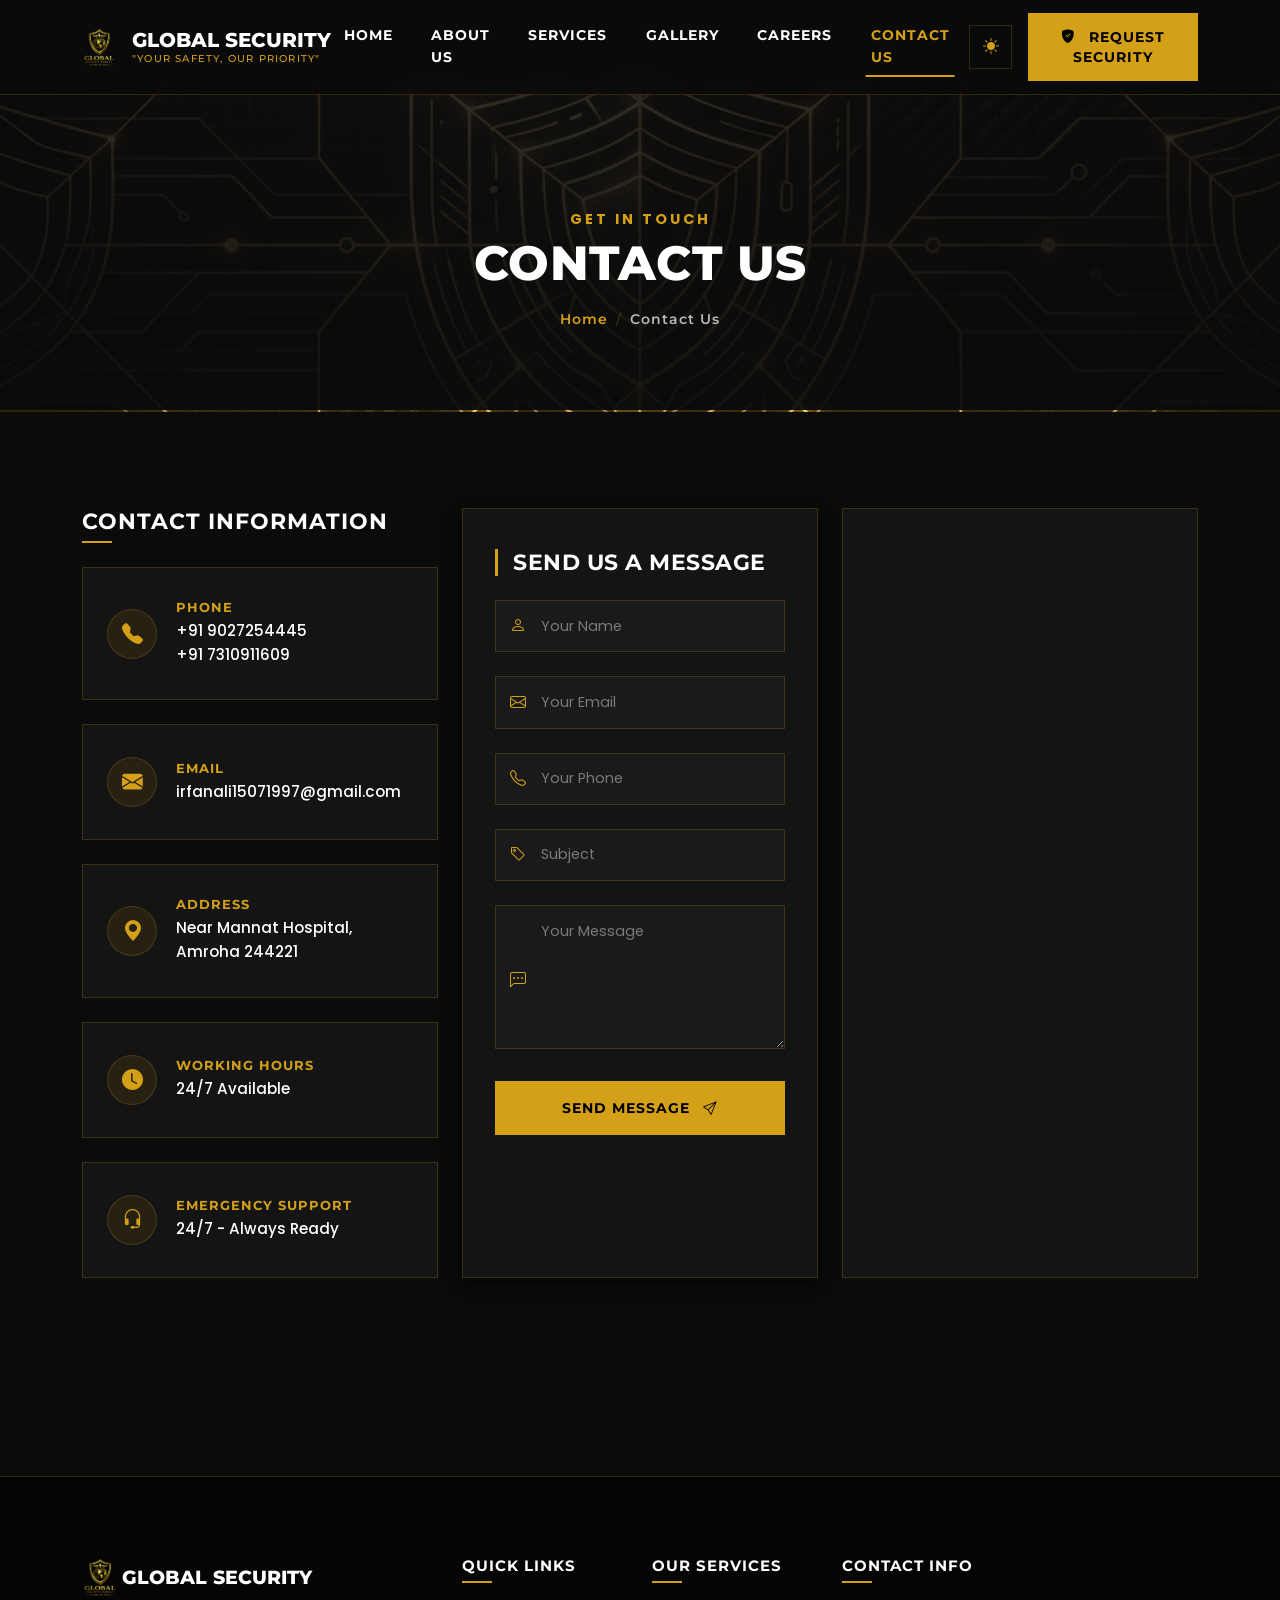
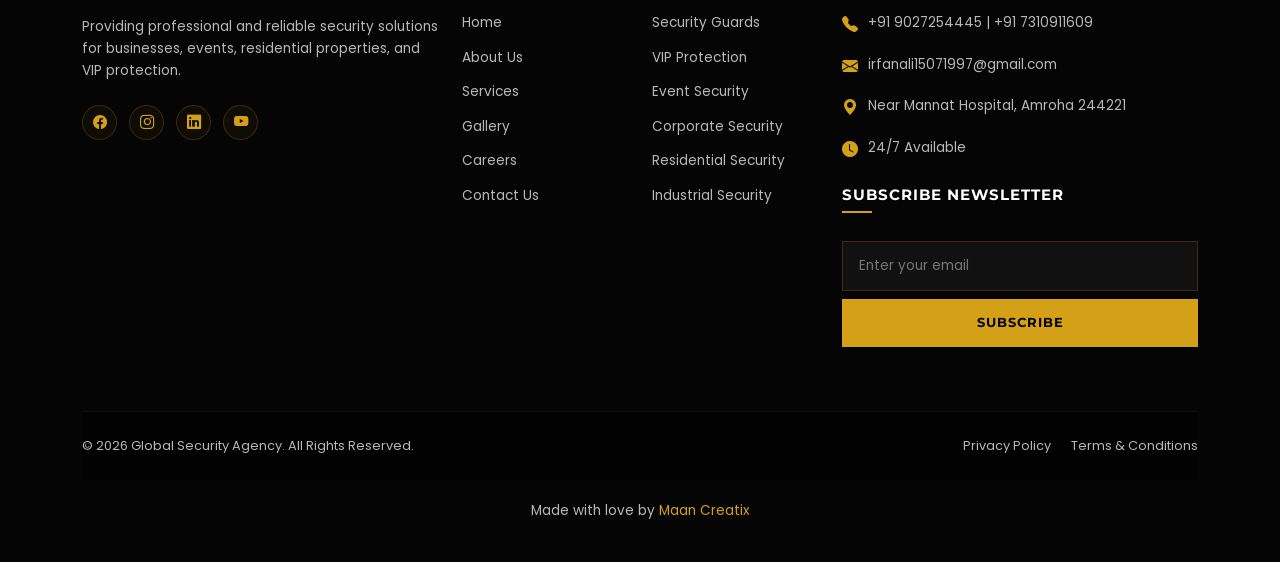
<file: contact.html>
<!DOCTYPE html>
<html lang="en" data-theme="dark">
<head>
  <meta charset="UTF-8">
  <meta name="viewport" content="width=device-width, initial-scale=1.0">
  <meta name="description" content="Get in touch with Global Security Agency. Contact our command center for premium inquiries, emergency requests, or general security consultations. Available 24/7.">
  <title>Contact Us | Global Security Agency</title>
  
  <!-- Bootstrap 5 CSS CDN -->
  <link href="https://cdn.jsdelivr.net/npm/bootstrap@5.3.2/dist/css/bootstrap.min.css" rel="stylesheet">
  
  <!-- Bootstrap Icons CDN -->
  <link href="https://cdn.jsdelivr.net/npm/bootstrap-icons@1.11.2/font/bootstrap-icons.min.css" rel="stylesheet">
  
  <!-- AOS (Animate on Scroll) CSS -->
  <link rel="stylesheet" href="https://unpkg.com/aos@next/dist/aos.css">
  
  <!-- Custom CSS stylesheets -->
  <link rel="stylesheet" href="css/style.css">
  <link rel="stylesheet" href="css/responsive.css">

  <link rel="icon" type="image/x-icon" href="images/favicon.png">
</head>
<body>

  <!-- --- Sticky Navbar --- -->
  <nav class="navbar navbar-expand-lg sticky-top">
  <div class="container">
    <a class="navbar-brand" href="/">
      <img src="images/logo.png" alt="Global Security Logo" class="navbar-logo-img">

      <div class="navbar-brand-text">
        Global Security
        <span class="navbar-brand-tagline">"Your Safety, Our Priority"</span>
      </div>
    </a>

    <button class="navbar-toggler" type="button" data-bs-toggle="collapse"
      data-bs-target="#mainNavbar" aria-controls="mainNavbar"
      aria-expanded="false" aria-label="Toggle navigation">
      <span class="navbar-toggler-icon"></span>
    </button>

    <div class="collapse navbar-collapse" id="mainNavbar">
      <ul class="navbar-nav mx-auto mb-2 mb-lg-0">
        <li class="nav-item">
          <a class="nav-link" href="index.html">Home</a>
        </li>

        <li class="nav-item">
          <a class="nav-link" href="about.html">About Us</a>
        </li>

        <li class="nav-item">
          <a class="nav-link" href="services.html">Services</a>
        </li>

        <li class="nav-item">
          <a class="nav-link" href="gallery.html">Gallery</a>
        </li>

        <li class="nav-item">
          <a class="nav-link" href="careers.html">Careers</a>
        </li>

        <li class="nav-item">
          <a class="nav-link" href="contact.html">Contact Us</a>
        </li>
      </ul>

      <div class="navbar-nav-btns d-flex flex-column flex-lg-row align-items-stretch align-items-lg-center gap-3">
        <button class="theme-toggle-btn" title="Toggle Light/Dark Theme">
          <i class="bi bi-sun-fill"></i>
        </button>

        <button class="btn btn-gold" data-bs-toggle="modal"
          data-bs-target="#requestSecurityModal">
          <i class="bi bi-shield-fill-check me-2"></i>
          Request Security
        </button>
      </div>
    </div>
  </div>
</nav>

  <!-- --- Inner Banner Section --- -->
  <section class="hero-banner-inner" style="background-image: url('images/cta-banner.png');">
    <div class="container">
      <div class="hero-banner-inner-content" data-aos="fade-down">
        <p class="section-subtitle mb-1">Get In Touch</p>
        <h1 class="hero-banner-inner-title">Contact Us</h1>
        <nav aria-label="breadcrumb">
          <ol class="breadcrumb mb-0">
            <li class="breadcrumb-item"><a href="/">Home</a></li>
            <li class="breadcrumb-item active" aria-current="page">Contact Us</li>
          </ol>
        </nav>
      </div>
    </div>
  </section>

  <!-- --- Contact Main Content --- -->
  <section class="py-5 my-5">
    <div class="container">
      <div class="row g-4">
        <!-- Column 1: Contact Info -->
        <div class="col-lg-4 col-md-6" data-aos="fade-right">
          <h3 class="footer-title mb-4" style="font-size: 1.4rem;">Contact Information</h3>
          
          <!-- phone -->
          <div class="contact-info-box">
            <div class="contact-info-icon-wrapper"><i class="bi bi-telephone-fill"></i></div>
            <div>
              <h4 class="contact-info-title">Phone</h4>
              <p class="contact-info-text">+91 9027254445</p>
              <p class="contact-info-text">+91 7310911609</p>
            </div>
          </div>
          
          <!-- email -->
          <div class="contact-info-box">
            <div class="contact-info-icon-wrapper"><i class="bi bi-envelope-fill"></i></div>
            <div>
              <h4 class="contact-info-title">Email</h4>
              <p class="contact-info-text">irfanali15071997@gmail.com</p>
            </div>
          </div>
          
          <!-- address -->
          <div class="contact-info-box">
            <div class="contact-info-icon-wrapper"><i class="bi bi-geo-alt-fill"></i></div>
            <div>
              <h4 class="contact-info-title">Address</h4>
              <p class="contact-info-text">Near Mannat Hospital, Amroha 244221</p>
            </div>
          </div>

          <!-- working hours -->
          <div class="contact-info-box">
            <div class="contact-info-icon-wrapper"><i class="bi bi-clock-fill"></i></div>
            <div>
              <h4 class="contact-info-title">Working Hours</h4>
              <p class="contact-info-text">24/7 Available</p>
            </div>
          </div>

          <!-- emergency support -->
          <div class="contact-info-box mb-0">
            <div class="contact-info-icon-wrapper"><i class="bi bi-headset"></i></div>
            <div>
              <h4 class="contact-info-title">Emergency Support</h4>
              <p class="contact-info-text">24/7 - Always Ready</p>
            </div>
          </div>
        </div>

        <!-- Column 2: Contact Form -->
        <div class="col-lg-4 col-md-6" data-aos="fade-up" data-aos-delay="100">
          <div class="gsa-card h-100">
            <h3 class="gsa-card-title mb-4" style="font-size: 1.4rem; border-left: 3px solid var(--accent-gold); padding-left: 15px;">Send Us A Message</h3>
            
            <form id="contactForm" novalidate>
              <!-- Name -->
              <div class="gsa-form-group">
                <i class="bi bi-person gsa-input-icon"></i>
                <input type="text" class="gsa-control" id="contactName" placeholder="Your Name" required>
              </div>
              
              <!-- Email -->
              <div class="gsa-form-group">
                <i class="bi bi-envelope gsa-input-icon"></i>
                <input type="email" class="gsa-control" id="contactEmail" placeholder="Your Email" required>
              </div>
              
              <!-- Phone -->
              <div class="gsa-form-group">
                <i class="bi bi-telephone gsa-input-icon"></i>
                <input type="tel" class="gsa-control" id="contactPhone" placeholder="Your Phone" required>
              </div>

              <!-- Subject -->
              <div class="gsa-form-group">
                <i class="bi bi-tag gsa-input-icon"></i>
                <input type="text" class="gsa-control" id="contactSubject" placeholder="Subject" required>
              </div>

              <!-- Message -->
              <div class="gsa-form-group">
                <i class="bi bi-chat-left-dots gsa-input-icon"></i>
                <textarea class="gsa-control" id="contactMessage" rows="5" placeholder="Your Message" required></textarea>
              </div>

              <!-- Submit -->
              <button type="submit" class="btn btn-gold w-100 py-3">Send Message <i class="bi bi-send ms-2"></i></button>
            </form>
          </div>
        </div>

        <!-- Column 3: Google Map -->
        <div class="col-lg-4 col-md-12" data-aos="fade-left" data-aos-delay="200">
          <div class="map-wrapper">
            <iframe 
              src="https://www.google.com/maps/embed?pb=!1m18!1m12!1m3!1d3770.786318357022!2d72.83363321538356!3d19.073489856985794!2m3!1f0!2f0!3f0!3m2!1i1024!2i768!4f13.1!3m3!1m2!1s0x3be7c91130722db7%3A0xe7f9d3b7cf7d38cc!2sBandra%20Kurla%20Complex%2C%20Bandra%20East%2C%20Mumbai%2C%20Maharashtra!5e0!3m2!1sen!2sin!4v1700000000000!5m2!1sen!2sin" 
              class="map-iframe" 
              allowfullscreen="" 
              loading="lazy" 
              referrerpolicy="no-referrer-when-downgrade">
            </iframe>
          </div>
        </div>
      </div>
    </div>
  </section>

  <!-- --- Emergency CTA Strip --- -->
  <section class="emergency-strip" data-aos="fade-up">
    <div class="container">
      <div class="emergency-strip-content">
        <div class="emergency-text">
          <i class="bi bi-telephone-fill emergency-icon"></i>
          <div>
            Need Immediate Security Assistance?
            <span class="d-block text-dark fw-normal" style="font-size: 0.85rem; text-transform: none; letter-spacing: 0.5px;">We are just a call away. Our team is available 24/7 for your protection.</span>
          </div>
        </div>
        <a href="tel:+919027254445" class="emergency-phone-btn">
          <i class="bi bi-telephone-outbound-fill"></i> +91 90272 54445
        </a>
      </div>
    </div>
  </section>

  <!-- --- Footer --- -->
  <footer class="footer">
    <div class="container">
      <div class="row g-4">
        <!-- Col 1 -->
        <div class="col-lg-4 col-md-6">
          <div class="d-flex align-items-center mb-3">
            <img src="images/logo.png" alt="Global Security Logo" class="navbar-logo-img">

            <span class="footer-logo-text">GLOBAL SECURITY</span>
          </div>
          <p class="footer-desc">
            Providing professional and reliable security solutions for businesses, events, residential properties, and VIP protection.
          </p>
          <div class="social-links">
            <a href="#" class="footer-social-icon"><i class="bi bi-facebook"></i></a>
            <a href="#" class="footer-social-icon"><i class="bi bi-instagram"></i></a>
            <a href="#" class="footer-social-icon"><i class="bi bi-linkedin"></i></a>
            <a href="#" class="footer-social-icon"><i class="bi bi-youtube"></i></a>
          </div>
        </div>
        <!-- Col 2 -->
        <div class="col-lg-2 col-md-6">
          <h4 class="footer-title">Quick Links</h4>
          <ul class="footer-links">
            <li><a href="/">Home</a></li>
            <li><a href="/about">About Us</a></li>
            <li><a href="/services">Services</a></li>
            <li><a href="/gallery">Gallery</a></li>
            <li><a href="/careers">Careers</a></li>
            <li><a href="/contact">Contact Us</a></li>
          </ul>
        </div>
        <!-- Col 3 -->
        <div class="col-lg-2 col-md-6">
          <h4 class="footer-title">Our Services</h4>
          <ul class="footer-links">
            <li><a href="/services#security-guards">Security Guards</a></li>
            <li><a href="/services#vip-protection">VIP Protection</a></li>
            <li><a href="/services#event-security">Event Security</a></li>
            <li><a href="/services#corporate-security">Corporate Security</a></li>
            <li><a href="/services#residential-security">Residential Security</a></li>
            <li><a href="/services#industrial-security">Industrial Security</a></li>
          </ul>
        </div>
        <!-- Col 4 -->
        <div class="col-lg-4 col-md-6">
          <h4 class="footer-title">Contact Info</h4>
          <div class="footer-contact-item">
            <i class="bi bi-telephone-fill footer-contact-icon"></i>
            <span>+91 9027254445</span> &nbsp;|&nbsp;
            <span>+91 7310911609</span>
          </div>
          <div class="footer-contact-item">
            <i class="bi bi-envelope-fill footer-contact-icon"></i>
            <span>irfanali15071997@gmail.com</span>
          </div>
          <div class="footer-contact-item">
            <i class="bi bi-geo-alt-fill footer-contact-icon"></i>
            <span>Near Mannat Hospital, Amroha 244221</span>
          </div>
          <div class="footer-contact-item">
            <i class="bi bi-clock-fill footer-contact-icon"></i>
            <span>24/7 Available</span>
          </div>
          
          <h4 class="footer-title mt-4">Subscribe Newsletter</h4>
          <form class="footer-newsletter-form">
            <input type="email" class="footer-newsletter-input" placeholder="Enter your email" required>
            <button type="submit" class="footer-newsletter-btn">Subscribe</button>
          </form>
        </div>
      </div>
      
      <!-- Bottom Bar -->
      <div class="footer-bottom">
        <div class="row align-items-center">
          <div class="col-md-6 text-center text-md-start">
            &copy; 2026 Global Security Agency. All Rights Reserved.
          </div>
          <div class="col-md-6 text-center text-md-end">
            <div class="footer-bottom-links">
              <a href="#">Privacy Policy</a>
              <a href="#">Terms & Conditions</a>
            </div>
          </div>
        </div>
      </div>

      <p style="text-align: center; margin-top: 20px;">
        Made with love by <a href="https://www.maancreatix.com/" class="text-gold" target="_blank">Maan Creatix</a>
      </p>
    </div>
  </footer>

  <!-- --- Scroll to Top Button --- -->
  <button class="scroll-to-top" title="Go to Top">
    <i class="bi bi-chevron-up"></i>
  </button>

  <!-- --- Request Security CTA Modal --- -->
  <div class="modal fade gsa-modal" id="requestSecurityModal" tabindex="-1" aria-labelledby="requestSecurityModalLabel" aria-hidden="true">
    <div class="modal-dialog modal-dialog-centered">
      <div class="modal-content">
        <div class="modal-header">
          <h5 class="modal-title" id="requestSecurityModalLabel">Request Security Consultation</h5>
          <button type="button" class="btn-close" data-bs-dismiss="modal" aria-label="Close"></button>
        </div>
        <form id="requestModalForm" novalidate>
          <div class="modal-body">
            <p class="text-secondary-custom" style="font-size: 0.85rem; margin-bottom: 1.5rem;">Fill out this quick form and one of our executive security consultants will reach back to you within 2 hours.</p>
            
            <div class="gsa-form-group">
              <i class="bi bi-person gsa-input-icon"></i>
              <input type="text" class="gsa-control" id="reqName" placeholder="Your Full Name" required>
            </div>
            
            <div class="gsa-form-group">
              <i class="bi bi-envelope gsa-input-icon"></i>
              <input type="email" class="gsa-control" id="reqEmail" placeholder="Your Email Address" required>
            </div>
            
            <div class="gsa-form-group">
              <i class="bi bi-telephone gsa-input-icon"></i>
              <input type="tel" class="gsa-control" id="reqPhone" placeholder="Your Phone Number" required>
            </div>

            <div class="gsa-form-group">
              <i class="bi bi-shield-check gsa-input-icon"></i>
              <select class="gsa-control" id="reqService" style="padding-left: 2.8rem;" required>
                <option value="" disabled selected>Select Security Service</option>
                <option value="guards">Security Guards</option>
                <option value="vip">VIP Close Protection</option>
                <option value="event">Event Crowd Control</option>
                <option value="corporate">Corporate Office Security</option>
                <option value="residential">Residential Villa Security</option>
                <option value="industrial">Industrial Site Security</option>
              </select>
            </div>

            <div class="gsa-form-group">
              <i class="bi bi-chat-dots gsa-input-icon"></i>
              <textarea class="gsa-control" id="reqDetails" rows="3" placeholder="Briefly describe your security requirements..."></textarea>
            </div>
          </div>
          <div class="modal-footer">
            <button type="button" class="btn btn-outline-gold px-4 py-2" data-bs-dismiss="modal">Cancel</button>
            <button type="submit" class="btn btn-gold px-4 py-2">Submit Request</button>
          </div>
        </form>
      </div>
    </div>
  </div>

  <!-- --- Script Imports --- -->
  <!-- Bootstrap 5 Bundle JS (includes Popper) -->
  <script src="https://cdn.jsdelivr.net/npm/bootstrap@5.3.2/dist/js/bootstrap.bundle.min.js"></script>
  
  <!-- AOS (Animate on Scroll) JS -->
  <script src="https://unpkg.com/aos@next/dist/aos.js"></script>
  
  <!-- Custom JS scripts -->
  <script src="js/main.js"></script>
</body>
</html>
</file>
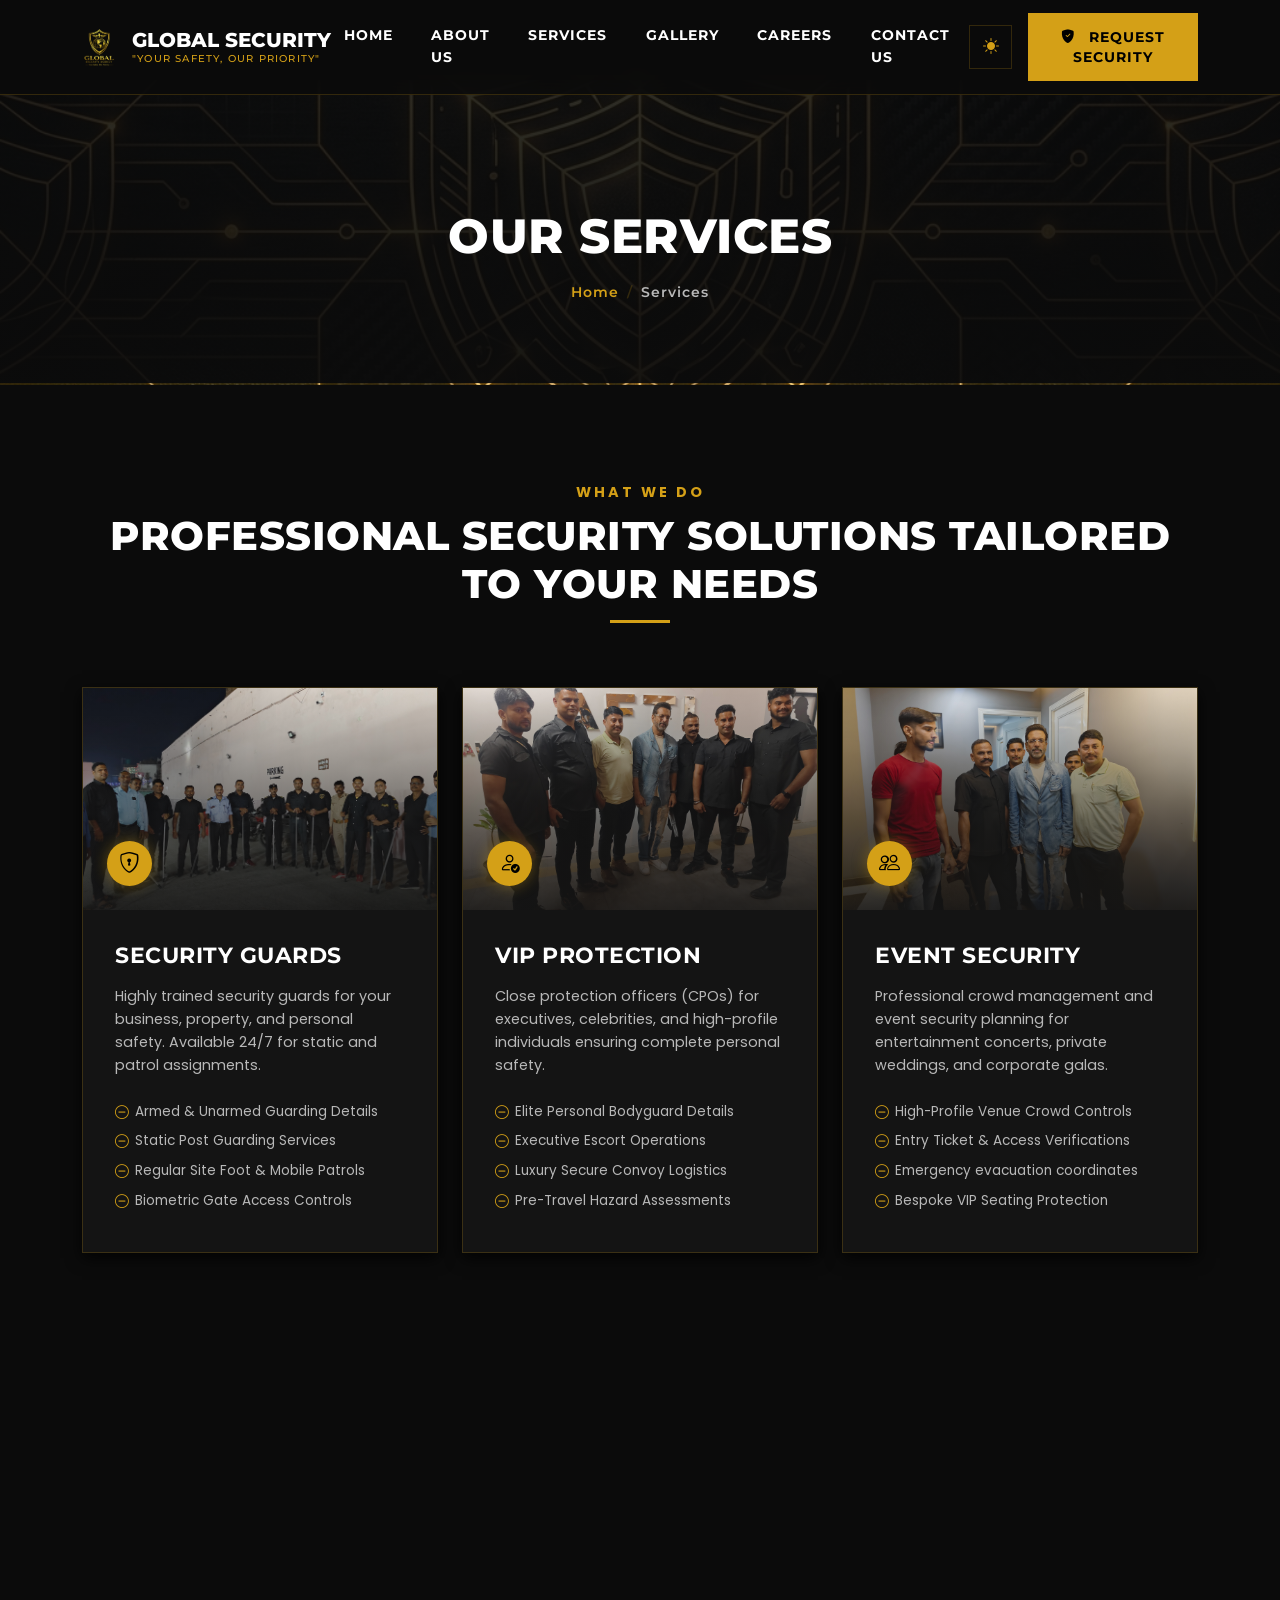
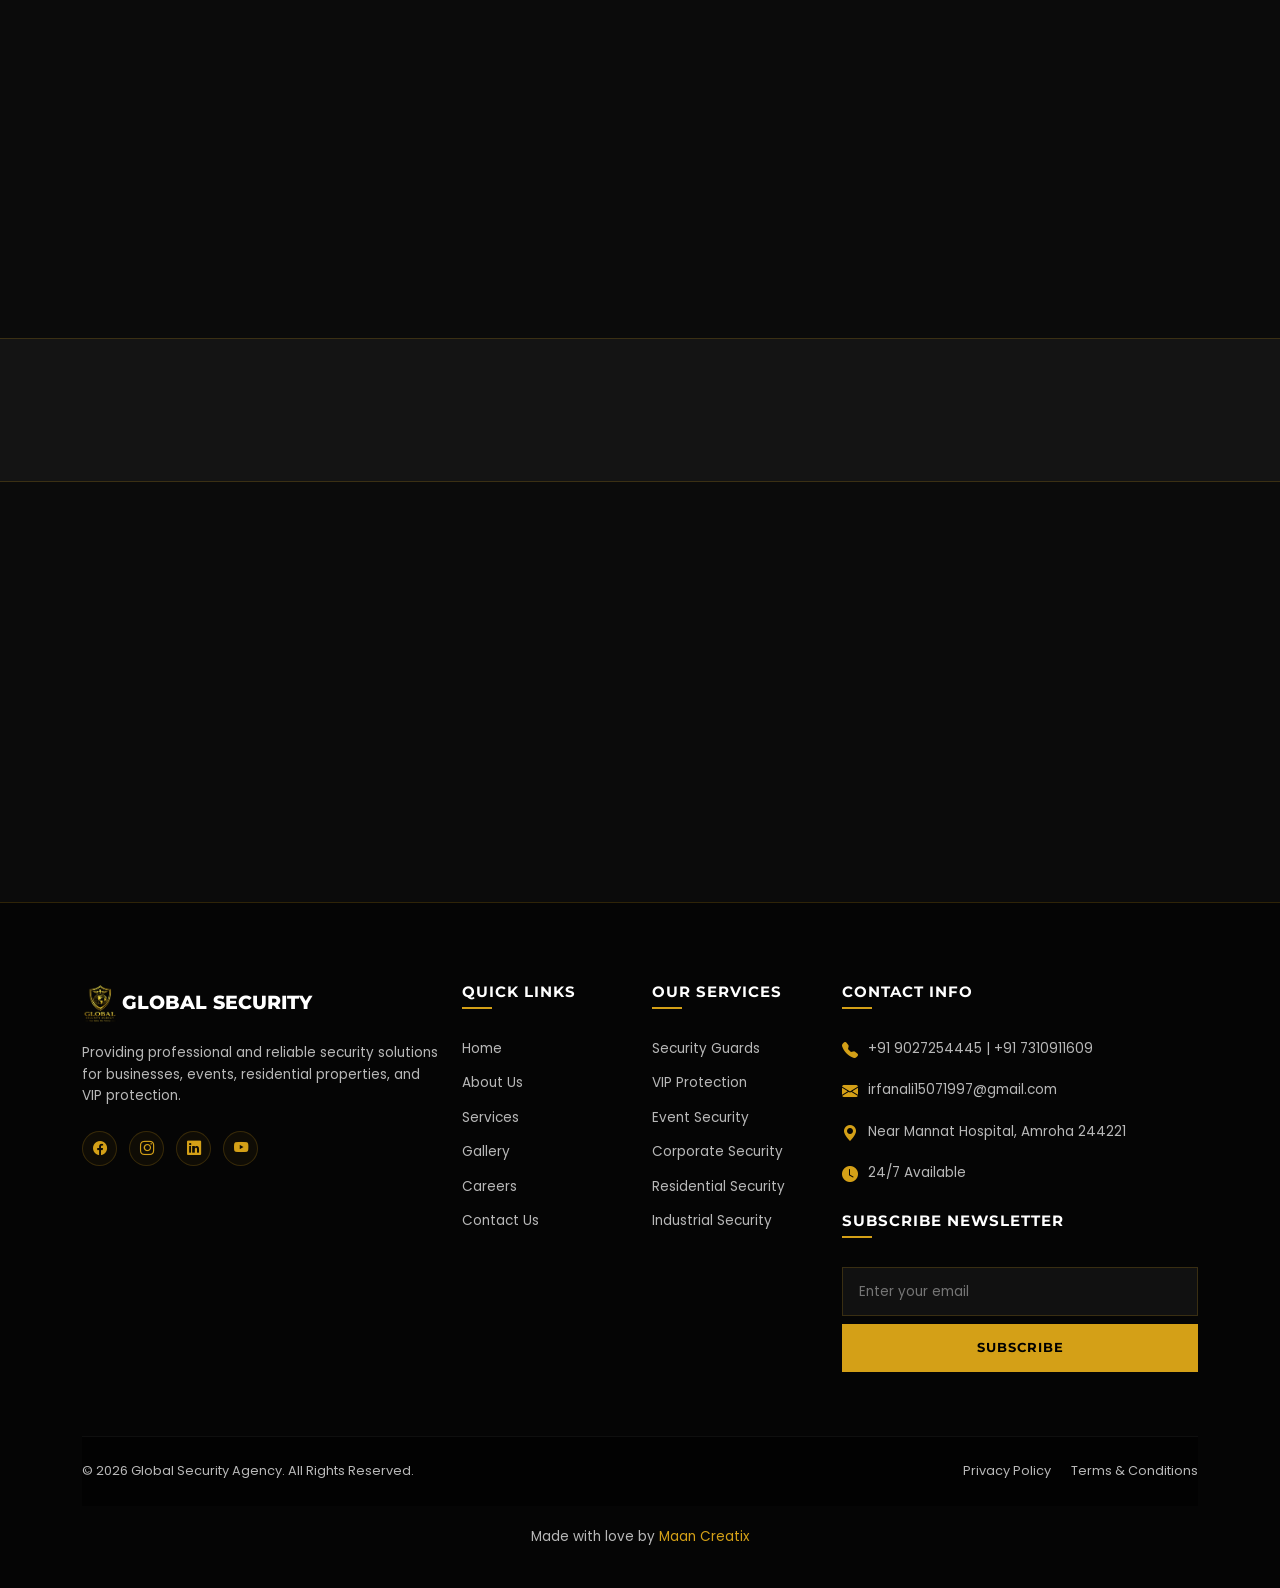
<file: services.html>
<!DOCTYPE html>
<html lang="en" data-theme="dark">
<head>
  <meta charset="UTF-8">
  <meta name="viewport" content="width=device-width, initial-scale=1.0">
  <meta name="description" content="Explore the comprehensive range of premium security services offered by Global Security Agency, including VIP protection, corporate security, event crowd management, and industrial guarding.">
  <title>Our Services | Global Security Agency</title>
  
  <!-- Bootstrap 5 CSS CDN -->
  <link href="https://cdn.jsdelivr.net/npm/bootstrap@5.3.2/dist/css/bootstrap.min.css" rel="stylesheet">
  
  <!-- Bootstrap Icons CDN -->
  <link href="https://cdn.jsdelivr.net/npm/bootstrap-icons@1.11.2/font/bootstrap-icons.min.css" rel="stylesheet">
  
  <!-- AOS (Animate on Scroll) CSS -->
  <link rel="stylesheet" href="https://unpkg.com/aos@next/dist/aos.css">
  
  <!-- Custom CSS stylesheets -->
  <link rel="stylesheet" href="css/style.css">
  <link rel="stylesheet" href="css/responsive.css">

  <link rel="icon" type="image/x-icon" href="images/favicon.png">
</head>
<body>

  <!-- --- Sticky Navbar --- -->
  <nav class="navbar navbar-expand-lg sticky-top">
  <div class="container">
    <a class="navbar-brand" href="index.html">
      <img src="images/logo.png" alt="Global Security Logo" class="navbar-logo-img">

      <div class="navbar-brand-text">
        Global Security
        <span class="navbar-brand-tagline">"Your Safety, Our Priority"</span>
      </div>
    </a>

    <button class="navbar-toggler" type="button" data-bs-toggle="collapse"
      data-bs-target="#mainNavbar" aria-controls="mainNavbar"
      aria-expanded="false" aria-label="Toggle navigation">
      <span class="navbar-toggler-icon"></span>
    </button>

    <div class="collapse navbar-collapse" id="mainNavbar">
      <ul class="navbar-nav mx-auto mb-2 mb-lg-0">
        <li class="nav-item">
          <a class="nav-link" href="/">Home</a>
        </li>

        <li class="nav-item">
          <a class="nav-link" href="/about">About Us</a>
        </li>

        <li class="nav-item">
          <a class="nav-link" href="/services">Services</a>
        </li>

        <li class="nav-item">
          <a class="nav-link" href="/gallery">Gallery</a>
        </li>

        <li class="nav-item">
          <a class="nav-link" href="/careers">Careers</a>
        </li>

        <li class="nav-item">
          <a class="nav-link" href="/contact">Contact Us</a>
        </li>
      </ul>

      <div class="navbar-nav-btns d-flex flex-column flex-lg-row align-items-stretch align-items-lg-center gap-3">
        <button class="theme-toggle-btn" title="Toggle Light/Dark Theme">
          <i class="bi bi-sun-fill"></i>
        </button>

        <button class="btn btn-gold" data-bs-toggle="modal"
          data-bs-target="#requestSecurityModal">
          <i class="bi bi-shield-fill-check me-2"></i>
          Request Security
        </button>
      </div>
    </div>
  </div>
</nav>

  <!-- --- Inner Banner Section --- -->
  <section class="hero-banner-inner" style="background-image: url('images/cta-banner.png');">
    <div class="container">
      <div class="hero-banner-inner-content" data-aos="fade-down">
        <h1 class="hero-banner-inner-title">Our Services</h1>
        <nav aria-label="breadcrumb">
          <ol class="breadcrumb mb-0">
            <li class="breadcrumb-item"><a href="/">Home</a></li>
            <li class="breadcrumb-item active" aria-current="page">Services</li>
          </ol>
        </nav>
      </div>
    </div>
  </section>

  <!-- --- Detailed Services Section --- -->
  <section class="py-5 my-5">
    <div class="container">
      <div class="section-title-wrapper text-center" data-aos="fade-up">
        <p class="section-subtitle">What We Do</p>
        <h2 class="section-title">Professional Security Solutions Tailored to Your Needs</h2>
      </div>
      
      <div class="row g-4">
        <!-- Service 1 -->
        <div class="col-md-6 col-lg-4" id="security-guards" data-aos="fade-up" data-aos-delay="100">
          <div class="service-details-card">
            <div class="service-img-wrapper">
              <img src="images/g1.jpeg" alt="Security Guards Service" class="service-img">
              <div class="service-img-overlay">
                <div class="service-badge-icon"><i class="bi bi-shield-lock"></i></div>
              </div>
            </div>
            <div class="service-content">
              <h3 class="service-title">Security Guards</h3>
              <p class="service-desc">Highly trained security guards for your business, property, and personal safety. Available 24/7 for static and patrol assignments.</p>
              <ul class="service-bullets">
                <li>Armed & Unarmed Guarding Details</li>
                <li>Static Post Guarding Services</li>
                <li>Regular Site Foot & Mobile Patrols</li>
                <li>Biometric Gate Access Controls</li>
              </ul>
            </div>
          </div>
        </div>

        <!-- Service 2 -->
        <div class="col-md-6 col-lg-4" id="vip-protection" data-aos="fade-up" data-aos-delay="200">
          <div class="service-details-card">
            <div class="service-img-wrapper">
              <img src="images/g2.jpeg" alt="VIP Protection Service" class="service-img">
              <div class="service-img-overlay">
                <div class="service-badge-icon"><i class="bi bi-person-check"></i></div>
              </div>
            </div>
            <div class="service-content">
              <h3 class="service-title">VIP Protection</h3>
              <p class="service-desc">Close protection officers (CPOs) for executives, celebrities, and high-profile individuals ensuring complete personal safety.</p>
              <ul class="service-bullets">
                <li>Elite Personal Bodyguard Details</li>
                <li>Executive Escort Operations</li>
                <li>Luxury Secure Convoy Logistics</li>
                <li>Pre-Travel Hazard Assessments</li>
              </ul>
            </div>
          </div>
        </div>

        <!-- Service 3 -->
        <div class="col-md-6 col-lg-4" id="event-security" data-aos="fade-up" data-aos-delay="300">
          <div class="service-details-card">
            <div class="service-img-wrapper">
              <img src="images/g3.jpeg" alt="Event Security Service" class="service-img">
              <div class="service-img-overlay">
                <div class="service-badge-icon"><i class="bi bi-people"></i></div>
              </div>
            </div>
            <div class="service-content">
              <h3 class="service-title">Event Security</h3>
              <p class="service-desc">Professional crowd management and event security planning for entertainment concerts, private weddings, and corporate galas.</p>
              <ul class="service-bullets">
                <li>High-Profile Venue Crowd Controls</li>
                <li>Entry Ticket & Access Verifications</li>
                <li>Emergency evacuation coordinates</li>
                <li>Bespoke VIP Seating Protection</li>
              </ul>
            </div>
          </div>
        </div>

        <!-- Service 4 -->
        <div class="col-md-6 col-lg-4" id="corporate-security" data-aos="fade-up" data-aos-delay="400">
          <div class="service-details-card">
            <div class="service-img-wrapper">
              <img src="images/g4.jpeg" alt="Corporate Security Service" class="service-img">
              <div class="service-img-overlay">
                <div class="service-badge-icon"><i class="bi bi-building"></i></div>
              </div>
            </div>
            <div class="service-content">
              <h3 class="service-title">Corporate Security</h3>
              <p class="service-desc">End-to-end security architectures for corporate offices, IT parks, financial centers, and luxury retail establishments.</p>
              <ul class="service-bullets">
                <li>Office Lobby Desk & Reception checks</li>
                <li>Visitor log & ID verification registers</li>
                <li>CCTV Camera command surveillance</li>
                <li>System Integration audits</li>
              </ul>
            </div>
          </div>
        </div>

        <!-- Service 5 -->
        <div class="col-md-6 col-lg-4" id="residential-security" data-aos="fade-up" data-aos-delay="500">
          <div class="service-details-card">
            <div class="service-img-wrapper">
              <img src="images/g5.jpeg" alt="Residential Security Service" class="service-img">
              <div class="service-img-overlay">
                <div class="service-badge-icon"><i class="bi bi-house-heart"></i></div>
              </div>
            </div>
            <div class="service-content">
              <h3 class="service-title">Residential Security</h3>
              <p class="service-desc">Reliable security solutions for private housing estates, gated luxury villa communities, and individual residential complexes.</p>
              <ul class="service-bullets">
                <li>Boom-barrier gate entry checks</li>
                <li>24/7 Perimeter security patrols</li>
                <li>Smart Intercom verifying links</li>
                <li>Rapid emergency response actions</li>
              </ul>
            </div>
          </div>
        </div>

        <!-- Service 6 -->
        <div class="col-md-6 col-lg-4" id="industrial-security" data-aos="fade-up" data-aos-delay="600">
          <div class="service-details-card">
            <div class="service-img-wrapper">
              <img src="images/g6.jpeg" alt="Industrial Security Service" class="service-img">
              <div class="service-img-overlay">
                <div class="service-badge-icon"><i class="bi bi-gear-wide-connected"></i></div>
              </div>
            </div>
            <div class="service-content">
              <h3 class="service-title">Industrial Security</h3>
              <p class="service-desc">Rugged security management for manufacturing plants, heavy machinery centers, commercial warehouses, and ports.</p>
              <ul class="service-bullets">
                <li>Material entry & dispatch checking</li>
                <li>Heavy vehicle parking registers</li>
                <li>Safety audit & checklist assistance</li>
                <li>Warehouse night security sweeps</li>
              </ul>
            </div>
          </div>
        </div>
      </div>
    </div>
  </section>

  <!-- --- Feature Strip --- -->
  <section class="feature-strip">
    <div class="container">
      <div class="row g-4">
        <!-- Feature 1 -->
        <div class="col-sm-6 col-md-4 col-lg text-center" data-aos="fade-up" data-aos-delay="100">
          <div class="feature-strip-item">
            <i class="bi bi-shield-fill-check feature-strip-icon"></i>
            <h5 class="feature-strip-text">Trained Professionals</h5>
          </div>
        </div>
        <!-- Feature 2 -->
        <div class="col-sm-6 col-md-4 col-lg text-center" data-aos="fade-up" data-aos-delay="200">
          <div class="feature-strip-item">
            <i class="bi bi-clock-fill feature-strip-icon"></i>
            <h5 class="feature-strip-text">24/7 Availability</h5>
          </div>
        </div>
        <!-- Feature 3 -->
        <div class="col-sm-6 col-md-4 col-lg text-center" data-aos="fade-up" data-aos-delay="300">
          <div class="feature-strip-item">
            <i class="bi bi-lightning-fill feature-strip-icon"></i>
            <h5 class="feature-strip-text">Quick Deployment</h5>
          </div>
        </div>
        <!-- Feature 4 -->
        <div class="col-sm-6 col-md-6 col-lg text-center" data-aos="fade-up" data-aos-delay="400">
          <div class="feature-strip-item">
            <i class="bi bi-hand-thumbs-up-fill feature-strip-icon"></i>
            <h5 class="feature-strip-text">Trust & Reliability</h5>
          </div>
        </div>
        <!-- Feature 5 -->
        <div class="col-sm-6 col-md-6 col-lg text-center" data-aos="fade-up" data-aos-delay="500">
          <div class="feature-strip-item">
            <i class="bi bi-headset feature-strip-icon"></i>
            <h5 class="feature-strip-text">Customer Support</h5>
          </div>
        </div>
      </div>
    </div>
  </section>

  <!-- --- Dual Action CTA Section --- -->
  <section class="py-5 my-5" data-aos="zoom-in">
    <div class="container text-center py-4 bg-secondary" style="border: 1px solid var(--border-color); box-shadow: 0 10px 30px var(--shadow-color);">
      <h2 class="mb-3 uppercase" style="font-family: 'Montserrat', sans-serif; font-weight: 800; font-size: 2rem;">Need Professional Security Services?</h2>
      <p class="text-secondary-custom mx-auto mb-4" style="max-width: 650px;">We are ready to deploy elite defensive details tailored precisely to protect your activities. Request a consultation or message our center immediately.</p>
      <div class="d-flex flex-wrap justify-content-center gap-3">
        <button class="btn btn-gold" data-bs-toggle="modal" data-bs-target="#requestSecurityModal">Request Security</button>
        <a href="/contact" class="btn btn-outline-gold">Contact Us</a>
      </div>
    </div>
  </section>

  <!-- --- Footer --- -->
  <footer class="footer">
    <div class="container">
      <div class="row g-4">
        <!-- Col 1 -->
        <div class="col-lg-4 col-md-6">
          <div class="d-flex align-items-center mb-3">
            <img src="images/logo.png" alt="Global Security Logo" class="navbar-logo-img">

            <span class="footer-logo-text">GLOBAL SECURITY</span>
          </div>
          <p class="footer-desc">
            Providing professional and reliable security solutions for businesses, events, residential properties, and VIP protection.
          </p>
          <div class="social-links">
            <a href="#" class="footer-social-icon"><i class="bi bi-facebook"></i></a>
            <a href="#" class="footer-social-icon"><i class="bi bi-instagram"></i></a>
            <a href="#" class="footer-social-icon"><i class="bi bi-linkedin"></i></a>
            <a href="#" class="footer-social-icon"><i class="bi bi-youtube"></i></a>
          </div>
        </div>
        <!-- Col 2 -->
        <div class="col-lg-2 col-md-6">
          <h4 class="footer-title">Quick Links</h4>
          <ul class="footer-links">
            <li><a href="/">Home</a></li>
            <li><a href="/about">About Us</a></li>
            <li><a href="/services">Services</a></li>
            <li><a href="/gallery">Gallery</a></li>
            <li><a href="/careers">Careers</a></li>
            <li><a href="/contact">Contact Us</a></li>
          </ul>
        </div>
        <!-- Col 3 -->
        <div class="col-lg-2 col-md-6">
          <h4 class="footer-title">Our Services</h4>
          <ul class="footer-links">
            <li><a href="/services#security-guards">Security Guards</a></li>
            <li><a href="/services#vip-protection">VIP Protection</a></li>
            <li><a href="/services#event-security">Event Security</a></li>
            <li><a href="/services#corporate-security">Corporate Security</a></li>
            <li><a href="/services#residential-security">Residential Security</a></li>
            <li><a href="/services#industrial-security">Industrial Security</a></li>
          </ul>
        </div>
        <!-- Col 4 -->
        <div class="col-lg-4 col-md-6">
          <h4 class="footer-title">Contact Info</h4>
          <div class="footer-contact-item">
            <i class="bi bi-telephone-fill footer-contact-icon"></i>
            <span>+91 9027254445</span> &nbsp;|&nbsp;
            <span>+91 7310911609</span>
          </div>
          <div class="footer-contact-item">
            <i class="bi bi-envelope-fill footer-contact-icon"></i>
            <span>irfanali15071997@gmail.com</span>
          </div>
          <div class="footer-contact-item">
            <i class="bi bi-geo-alt-fill footer-contact-icon"></i>
            <span>Near Mannat Hospital, Amroha 244221</span>
          </div>
          <div class="footer-contact-item">
            <i class="bi bi-clock-fill footer-contact-icon"></i>
            <span>24/7 Available</span>
          </div>
          
          <h4 class="footer-title mt-4">Subscribe Newsletter</h4>
          <form class="footer-newsletter-form">
            <input type="email" class="footer-newsletter-input" placeholder="Enter your email" required>
            <button type="submit" class="footer-newsletter-btn">Subscribe</button>
          </form>
        </div>
      </div>
      
      <!-- Bottom Bar -->
      <div class="footer-bottom">
        <div class="row align-items-center">
          <div class="col-md-6 text-center text-md-start">
            &copy; 2026 Global Security Agency. All Rights Reserved.
          </div>
          <div class="col-md-6 text-center text-md-end">
            <div class="footer-bottom-links">
              <a href="#">Privacy Policy</a>
              <a href="#">Terms & Conditions</a>
            </div>
          </div>
        </div>
      </div>

      <p style="text-align: center; margin-top: 20px;">
        Made with love by <a href="https://www.maancreatix.com/" class="text-gold" target="_blank">Maan Creatix</a>
      </p>
    </div>
  </footer>

  <!-- --- Scroll to Top Button --- -->
  <button class="scroll-to-top" title="Go to Top">
    <i class="bi bi-chevron-up"></i>
  </button>

  <!-- --- Request Security CTA Modal --- -->
  <div class="modal fade gsa-modal" id="requestSecurityModal" tabindex="-1" aria-labelledby="requestSecurityModalLabel" aria-hidden="true">
    <div class="modal-dialog modal-dialog-centered">
      <div class="modal-content">
        <div class="modal-header">
          <h5 class="modal-title" id="requestSecurityModalLabel">Request Security Consultation</h5>
          <button type="button" class="btn-close" data-bs-dismiss="modal" aria-label="Close"></button>
        </div>
        <form id="requestModalForm" novalidate>
          <div class="modal-body">
            <p class="text-secondary-custom" style="font-size: 0.85rem; margin-bottom: 1.5rem;">Fill out this quick form and one of our executive security consultants will reach back to you within 2 hours.</p>
            
            <div class="gsa-form-group">
              <i class="bi bi-person gsa-input-icon"></i>
              <input type="text" class="gsa-control" id="reqName" placeholder="Your Full Name" required>
            </div>
            
            <div class="gsa-form-group">
              <i class="bi bi-envelope gsa-input-icon"></i>
              <input type="email" class="gsa-control" id="reqEmail" placeholder="Your Email Address" required>
            </div>
            
            <div class="gsa-form-group">
              <i class="bi bi-telephone gsa-input-icon"></i>
              <input type="tel" class="gsa-control" id="reqPhone" placeholder="Your Phone Number" required>
            </div>

            <div class="gsa-form-group">
              <i class="bi bi-shield-check gsa-input-icon"></i>
              <select class="gsa-control" id="reqService" style="padding-left: 2.8rem;" required>
                <option value="" disabled selected>Select Security Service</option>
                <option value="guards">Security Guards</option>
                <option value="vip">VIP Close Protection</option>
                <option value="event">Event Crowd Control</option>
                <option value="corporate">Corporate Office Security</option>
                <option value="residential">Residential Villa Security</option>
                <option value="industrial">Industrial Site Security</option>
              </select>
            </div>

            <div class="gsa-form-group">
              <i class="bi bi-chat-dots gsa-input-icon"></i>
              <textarea class="gsa-control" id="reqDetails" rows="3" placeholder="Briefly describe your security requirements..."></textarea>
            </div>
          </div>
          <div class="modal-footer">
            <button type="button" class="btn btn-outline-gold px-4 py-2" data-bs-dismiss="modal">Cancel</button>
            <button type="submit" class="btn btn-gold px-4 py-2">Submit Request</button>
          </div>
        </form>
      </div>
    </div>
  </div>

  <!-- --- Script Imports --- -->
  <!-- Bootstrap 5 Bundle JS (includes Popper) -->
  <script src="https://cdn.jsdelivr.net/npm/bootstrap@5.3.2/dist/js/bootstrap.bundle.min.js"></script>
  
  <!-- AOS (Animate on Scroll) JS -->
  <script src="https://unpkg.com/aos@next/dist/aos.js"></script>
  
  <!-- Custom JS scripts -->
  <script src="js/main.js"></script>
</body>
</html>
</file>
<file: css/style.css>
/*
 * Global Security Agency - Main Stylesheet
 * Design System: Luxury Corporate Security
 * Fonts: Montserrat (Headings) & Poppins (Body)
 */

@import url('https://fonts.googleapis.com/css2?family=Montserrat:wght@400;600;700;800&family=Poppins:wght@300;400;500;600;700&display=swap');

/* --- Theme Variables --- */
:root {
  --accent-gold: #D4A017;
  --accent-gold-rgb: 212, 160, 23;
  
  /* Dark Theme (Default) */
  --bg-primary: #0B0B0B;
  --bg-secondary: #141414;
  --bg-navbar: rgba(11, 11, 11, 0.85);
  --text-primary: #FFFFFF;
  --text-secondary: #B8B8B8;
  --border-color: rgba(212, 160, 23, 0.2);
  --border-hover: rgba(212, 160, 23, 0.5);
  --shadow-color: rgba(0, 0, 0, 0.8);
  --glow-shadow: rgba(212, 160, 23, 0.15);
  --glass-bg: rgba(20, 20, 20, 0.6);
  --glass-border: rgba(212, 160, 23, 0.15);
  --input-bg: #1a1a1a;
  --input-border: rgba(212, 160, 23, 0.2);
  --input-focus-border: rgba(212, 160, 23, 0.8);
  --btn-secondary-border: #D4A017;
}

[data-theme="light"] {
  /* Light Theme */
  --bg-primary: #F7F7F7;
  --bg-secondary: #FFFFFF;
  --bg-navbar: rgba(247, 247, 247, 0.85);
  --text-primary: #1A1A1A;
  --text-secondary: #555555;
  --border-color: rgba(212, 160, 23, 0.3);
  --border-hover: rgba(212, 160, 23, 0.6);
  --shadow-color: rgba(0, 0, 0, 0.1);
  --glow-shadow: rgba(212, 160, 23, 0.1);
  --glass-bg: rgba(255, 255, 255, 0.7);
  --glass-border: rgba(212, 160, 23, 0.2);
  --input-bg: #ffffff;
  --input-border: rgba(0, 0, 0, 0.15);
  --input-focus-border: #D4A017;
  --btn-secondary-border: rgba(0, 0, 0, 0.15);
}

/* --- Base Rules --- */
* {
  box-sizing: border-box;
  margin: 0;
  padding: 0;
}

html, body {
  overflow-x: hidden;
  width: 100%;
}

html {
  scroll-behavior: smooth;
}

body {
  font-family: 'Poppins', sans-serif;
  background-color: var(--bg-primary);
  color: var(--text-primary);
  line-height: 1.6;
  max-width: 100%;
  transition: background-color 0.4s ease, color 0.4s ease;
  padding-top: 80px; /* To prevent content being hidden behind fixed navbar */
}

img {
  max-width: 100%;
  height: auto;
}

h1, h2, h3, h4, h5, h6 {
  font-family: 'Montserrat', sans-serif;
  font-weight: 800;
  letter-spacing: 0.5px;
}

a {
  text-decoration: none;
  transition: all 0.3s ease;
}

/* --- Helper Classes --- */
.text-gold {
  color: var(--accent-gold) !important;
}

.bg-gold {
  background-color: var(--accent-gold) !important;
}

.text-secondary-custom {
  color: var(--text-secondary) !important;
}

/* --- Typography Helpers --- */
.section-title-wrapper {
  margin-bottom: 3.5rem;
}

.section-subtitle {
  font-size: 0.9rem;
  text-transform: uppercase;
  letter-spacing: 3px;
  color: var(--accent-gold);
  font-weight: 700;
  margin-bottom: 0.5rem;
}

.section-title {
  font-size: 2.5rem;
  font-weight: 800;
  text-transform: uppercase;
  color: var(--text-primary);
  position: relative;
  display: inline-block;
  padding-bottom: 15px;
}

.section-title::after {
  content: '';
  position: absolute;
  bottom: 0;
  left: 50%;
  transform: translateX(-50%);
  width: 60px;
  height: 3px;
  background-color: var(--accent-gold);
}

.section-title.text-start::after {
  left: 0;
  transform: none;
}

/* --- Buttons --- */
.btn-gold {
  background-color: var(--accent-gold);
  color: #000000 !important;
  font-family: 'Montserrat', sans-serif;
  font-weight: 700;
  text-transform: uppercase;
  font-size: 0.85rem;
  letter-spacing: 1px;
  padding: 0.8rem 1.8rem;
  border: 1px solid var(--accent-gold);
  border-radius: 0;
  transition: all 0.4s ease;
  position: relative;
  overflow: hidden;
  z-index: 1;
}

.btn-gold::before {
  content: '';
  position: absolute;
  top: 0;
  left: -100%;
  width: 100%;
  height: 100%;
  background: linear-gradient(90deg, transparent, rgba(255, 255, 255, 0.2), transparent);
  transition: all 0.5s ease;
  z-index: -1;
}

.btn-gold:hover::before {
  left: 100%;
}

.btn-gold:hover {
  background-color: transparent;
  color: var(--accent-gold) !important;
  box-shadow: 0 0 15px var(--glow-shadow);
}

.btn-outline-gold {
  background-color: transparent;
  color: var(--text-primary) !important;
  font-family: 'Montserrat', sans-serif;
  font-weight: 700;
  text-transform: uppercase;
  font-size: 0.85rem;
  letter-spacing: 1px;
  padding: 0.8rem 1.8rem;
  border: 1px solid var(--btn-secondary-border);
  border-radius: 0;
  transition: all 0.4s ease;
}

.btn-outline-gold:hover {
  background-color: var(--accent-gold);
  border-color: var(--accent-gold);
  color: #000000 !important;
  box-shadow: 0 0 15px var(--glow-shadow);
}

/* --- Sticky Navbar --- */
.navbar {
  position: fixed !important;
  top: 0;
  left: 0;
  width: 100%;
  z-index: 9999;

  background-color: var(--bg-navbar);
  backdrop-filter: blur(15px);
  -webkit-backdrop-filter: blur(15px);
  border-bottom: 1px solid var(--border-color);
  padding: 0.8rem 0;
  transition: all 0.4s ease;
}

.navbar-brand {
  display: flex;
  align-items: center;
  gap: 12px;
}

.navbar-logo-img {
  font-size: 10px;
  width: 40px;
  height: 40px;
  color: var(--accent-gold);
}

.navbar-brand-text {
  font-family: 'Montserrat', sans-serif;
  font-weight: 800;
  text-transform: uppercase;
  font-size: 1.25rem;
  line-height: 1.1;
  padding-right: 10px;
  color: var(--text-primary) !important;
}

.navbar-brand-tagline {
  display: block;
  font-size: 0.65rem;
  font-weight: 500;
  color: var(--accent-gold);
  letter-spacing: 1.2px;
  margin-top: 2px;
}

.nav-link {
  font-family: 'Montserrat', sans-serif;
  font-weight: 700;
  text-transform: uppercase;
  font-size: 0.85rem;
  letter-spacing: 1px;
  color: var(--text-primary) !important;
  padding: 0.5rem 1rem !important;
  margin: 0 0.2rem;
  position: relative;
  transition: color 0.3s ease;
}

.nav-link::after {
  content: '';
  position: absolute;
  width: 0;
  height: 2px;
  bottom: 0;
  left: 50%;
  background-color: var(--accent-gold);
  transition: all 0.3s ease;
  transform: translateX(-50%);
}

.nav-link:hover::after,
.nav-link.active::after {
  width: 80%;
}

.nav-link:hover,
.nav-link.active {
  color: var(--accent-gold) !important;
}

/* --- Theme Toggle Switch --- */
.theme-toggle-btn {
  background: none;
  border: 1px solid var(--border-color);
  color: var(--accent-gold);
  padding: 0.5rem 0.8rem;
  cursor: pointer;
  display: flex;
  align-items: center;
  justify-content: center;
  transition: all 0.3s ease;
}

.theme-toggle-btn:hover {
  background-color: rgba(212, 160, 23, 0.1);
  border-color: var(--accent-gold);
}

/* --- Hero Banner Shared --- */
.hero-banner-inner {
  position: relative;
  padding: 8rem 0 5rem 0;
  background-position: center;
  background-size: cover;
  background-repeat: no-repeat;
  border-bottom: 2px solid var(--border-color);
}

.hero-banner-inner::before {
  content: '';
  position: absolute;
  top: 0;
  left: 0;
  width: 100%;
  height: 100%;
  background: linear-gradient(180deg, rgba(11, 11, 11, 0.85) 0%, rgba(11, 11, 11, 0.95) 100%);
  z-index: 1;
}

[data-theme="light"] .hero-banner-inner::before {
  background: linear-gradient(180deg, rgba(247, 247, 247, 0.85) 0%, rgba(247, 247, 247, 0.95) 100%);
}

.hero-banner-inner-content {
  position: relative;
  z-index: 2;
  text-align: center;
}

.hero-banner-inner-title {
  font-size: 3rem;
  font-weight: 800;
  text-transform: uppercase;
  margin-bottom: 1rem;
}

.breadcrumb {
  justify-content: center;
  font-family: 'Montserrat', sans-serif;
  font-size: 0.85rem;
  font-weight: 600;
  letter-spacing: 1px;
}

.breadcrumb-item a {
  color: var(--accent-gold);
}

.breadcrumb-item.active {
  color: var(--text-secondary);
}

.breadcrumb-item + .breadcrumb-item::before {
  color: var(--border-color);
}

/* --- Cards (Glassmorphism & Lift Effect) --- */
.gsa-card {
  background-color: var(--bg-secondary);
  border: 1px solid var(--border-color);
  border-radius: 0;
  padding: 2.5rem 2rem;
  height: 100%;
  transition: all 0.4s cubic-bezier(0.165, 0.84, 0.44, 1);
  box-shadow: 0 5px 15px var(--shadow-color);
  position: relative;
}

.gsa-card::after {
  content: '';
  position: absolute;
  top: 0;
  left: 0;
  width: 100%;
  height: 100%;
  border: 1px solid var(--accent-gold);
  opacity: 0;
  transition: opacity 0.4s ease;
  pointer-events: none;
}

.gsa-card:hover {
  transform: translateY(-8px);
  border-color: transparent;
  box-shadow: 0 10px 30px var(--glow-shadow);
}

.gsa-card:hover::after {
  opacity: 0.8;
}

.gsa-card-icon {
  font-size: 2.5rem;
  color: var(--accent-gold);
  margin-bottom: 1.5rem;
  transition: transform 0.4s ease;
  display: inline-block;
}

.gsa-card:hover .gsa-card-icon {
  transform: scale(1.1) rotate(5deg);
}

.gsa-card-title {
  font-size: 1.25rem;
  font-weight: 700;
  text-transform: uppercase;
  margin-bottom: 1rem;
  color: var(--text-primary);
}

.gsa-card-text {
  font-size: 0.9rem;
  color: var(--text-secondary);
  margin-bottom: 0;
}

/* Glassmorphism Special Card */
.glass-card {
  background: var(--glass-bg);
  backdrop-filter: blur(10px);
  -webkit-backdrop-filter: blur(10px);
  border: 1px solid var(--glass-border);
}

/* --- Home Hero --- */
.home-hero {
  position: relative;
  min-height: 90vh;
  display: flex;
  align-items: center;
  padding: 7rem 0 3rem 0;
  background-position: center;
  background-size: cover;
  background-repeat: no-repeat;
  border-bottom: 2px solid var(--border-color);
}

.home-hero::before {
  content: '';
  position: absolute;
  top: 0;
  left: 0;
  width: 100%;
  height: 100%;
  background: linear-gradient(90deg, rgba(11, 11, 11, 0.95) 30%, rgba(11, 11, 11, 0.6) 100%);
  z-index: 1;
}

[data-theme="light"] .home-hero::before {
  background: linear-gradient(90deg, rgba(247, 247, 247, 0.95) 30%, rgba(247, 247, 247, 0.6) 100%);
}

.home-hero .container {
  position: relative;
  z-index: 2;
}

.hero-subtitle {
  color: var(--accent-gold);
  font-size: 1.1rem;
  text-transform: uppercase;
  font-weight: 700;
  letter-spacing: 4px;
  margin-bottom: 0.8rem;
}

.hero-title {
  font-size: 3.5rem;
  font-weight: 800;
  text-transform: uppercase;
  line-height: 1.1;
  margin-bottom: 1.5rem;
  color: var(--text-primary);
}

.hero-description {
  font-size: 1rem;
  color: var(--text-secondary);
  margin-bottom: 2rem;
  max-width: 580px;
}

.hero-image-wrapper {
  position: relative;
  border: 1px solid var(--border-color);
  padding: 10px;
  background-color: var(--bg-secondary);
}

.hero-image-wrapper::before {
  content: '';
  position: absolute;
  top: -8px;
  left: -8px;
  width: 40px;
  height: 40px;
  border-top: 3px solid var(--accent-gold);
  border-left: 3px solid var(--accent-gold);
}

.hero-image-wrapper::after {
  content: '';
  position: absolute;
  bottom: -8px;
  right: -8px;
  width: 40px;
  height: 40px;
  border-bottom: 3px solid var(--accent-gold);
  border-right: 3px solid var(--accent-gold);
}

/* --- Statistics Counters --- */
.stats-section {
  background-color: var(--bg-secondary);
  border-top: 1px solid var(--border-color);
  border-bottom: 1px solid var(--border-color);
  padding: 5rem 0;
}

.stat-item {
  text-align: center;
}

.stat-icon {
  font-size: 2.2rem;
  color: var(--accent-gold);
  margin-bottom: 1rem;
}

.stat-number {
  font-size: 3rem;
  font-weight: 800;
  color: var(--text-primary);
  line-height: 1;
  margin-bottom: 0.5rem;
}

.stat-title {
  font-family: 'Montserrat', sans-serif;
  font-weight: 700;
  text-transform: uppercase;
  font-size: 0.85rem;
  letter-spacing: 1.5px;
  color: var(--text-secondary);
}

/* --- Why Choose Us --- */
.why-choose-us-icon-box {
  display: flex;
  align-items: flex-start;
  margin-bottom: 2rem;
}

.why-icon {
  font-size: 1.8rem;
  color: var(--accent-gold);
  margin-right: 1.2rem;
  border: 1px solid var(--border-color);
  width: 55px;
  height: 55px;
  display: flex;
  align-items: center;
  justify-content: center;
  flex-shrink: 0;
  transition: all 0.3s ease;
}

.why-choose-us-icon-box:hover .why-icon {
  background-color: var(--accent-gold);
  color: #000000;
  border-color: var(--accent-gold);
  box-shadow: 0 0 10px var(--glow-shadow);
}

.why-title {
  font-size: 1.1rem;
  font-weight: 700;
  text-transform: uppercase;
  margin-bottom: 0.4rem;
}

.why-text {
  font-size: 0.9rem;
  color: var(--text-secondary);
  margin-bottom: 0;
}

/* --- CTA Banner Section --- */
.cta-banner-section {
  position: relative;
  padding: 8rem 0;
  background-position: center;
  background-size: cover;
  background-repeat: no-repeat;
  border-top: 2px solid var(--border-color);
  border-bottom: 2px solid var(--border-color);
  text-align: center;
}

.cta-banner-section::before {
  content: '';
  position: absolute;
  top: 0;
  left: 0;
  width: 100%;
  height: 100%;
  background: rgba(11, 11, 11, 0.9);
  z-index: 1;
}

[data-theme="light"] .cta-banner-section::before {
  background: rgba(247, 247, 247, 0.9);
}

.cta-banner-content {
  position: relative;
  z-index: 2;
  max-width: 800px;
  margin: 0 auto;
}

.cta-banner-title {
  font-size: 2.8rem;
  font-weight: 800;
  text-transform: uppercase;
  margin-bottom: 1.5rem;
}

.cta-banner-text {
  font-size: 1.1rem;
  color: var(--text-secondary);
  margin-bottom: 2.5rem;
}

/* --- Services Page Detailed Layout --- */
.service-details-card {
  background-color: var(--bg-secondary);
  border: 1px solid var(--border-color);
  border-radius: 0;
  overflow: hidden;
  height: 100%;
  display: flex;
  flex-direction: column;
  box-shadow: 0 5px 15px var(--shadow-color);
  transition: all 0.4s ease;
}

.service-details-card:hover {
  transform: translateY(-8px);
  box-shadow: 0 10px 25px var(--glow-shadow);
  border-color: var(--accent-gold);
}

.service-img-wrapper {
  position: relative;
  overflow: hidden;
  aspect-ratio: 16/10;
}

.service-img {
  width: 100%;
  height: 100%;
  object-fit: cover;
  transition: transform 0.6s ease;
}

.service-details-card:hover .service-img {
  transform: scale(1.08);
}

.service-img-overlay {
  position: absolute;
  top: 0;
  left: 0;
  width: 100%;
  height: 100%;
  background: linear-gradient(to top, rgba(20, 20, 20, 0.9) 0%, rgba(20, 20, 20, 0.1) 100%);
  display: flex;
  align-items: flex-end;
  padding: 1.5rem;
}

.service-badge-icon {
  background-color: var(--accent-gold);
  color: #000000;
  width: 45px;
  height: 45px;
  border-radius: 50%;
  display: flex;
  align-items: center;
  justify-content: center;
  font-size: 1.3rem;
  box-shadow: 0 0 15px rgba(212, 160, 23, 0.4);
}

.service-content {
  padding: 2rem;
  flex-grow: 1;
  display: flex;
  flex-direction: column;
}

.service-title {
  font-size: 1.4rem;
  font-weight: 700;
  text-transform: uppercase;
  margin-bottom: 1rem;
  color: var(--text-primary);
}

.service-desc {
  font-size: 0.9rem;
  color: var(--text-secondary);
  margin-bottom: 1.5rem;
}

.service-bullets {
  list-style: none;
  padding-left: 0;
  margin-bottom: 0;
  margin-top: auto;
}

.service-bullets li {
  font-size: 0.85rem;
  color: var(--text-secondary);
  margin-bottom: 0.5rem;
  position: relative;
  padding-left: 20px;
}

.service-bullets li::before {
  content: '\F2E6';
  font-family: 'bootstrap-icons';
  color: var(--accent-gold);
  position: absolute;
  left: 0;
  top: 1px;
}

/* Feature Strip */
.feature-strip {
  background-color: var(--bg-secondary);
  border-top: 1px solid var(--border-color);
  border-bottom: 1px solid var(--border-color);
  padding: 3rem 0;
}

.feature-strip-item {
  display: flex;
  align-items: center;
  justify-content: center;
}

.feature-strip-icon {
  font-size: 1.8rem;
  color: var(--accent-gold);
  margin-right: 1rem;
}

.feature-strip-text {
  font-family: 'Montserrat', sans-serif;
  font-weight: 700;
  font-size: 0.85rem;
  text-transform: uppercase;
  letter-spacing: 1.2px;
  color: var(--text-primary);
  margin-bottom: 0;
}

/* --- About Page Leaders --- */
.leader-card {
  background-color: var(--bg-secondary);
  border: 1px solid var(--border-color);
  border-radius: 0;
  overflow: hidden;
  box-shadow: 0 5px 15px var(--shadow-color);
  transition: all 0.4s ease;
}

.leader-card:hover {
  transform: translateY(-5px);
  border-color: var(--accent-gold);
  box-shadow: 0 10px 20px var(--glow-shadow);
}

.leader-img-wrapper {
  overflow: hidden;
  aspect-ratio: 1/1;
  position: relative;
  border-bottom: 1px solid var(--border-color);
}

.leader-img {
  width: 100%;
  height: 100%;
  object-fit: cover;
  transition: transform 0.6s ease;
}

.leader-card:hover .leader-img {
  transform: scale(1.05);
}

.leader-content {
  padding: 2rem;
}

.leader-name {
  font-size: 1.5rem;
  font-weight: 800;
  text-transform: uppercase;
  color: var(--text-primary);
  margin-bottom: 0.2rem;
}

.leader-role {
  font-family: 'Montserrat', sans-serif;
  font-size: 0.85rem;
  font-weight: 700;
  text-transform: uppercase;
  color: var(--accent-gold);
  margin-bottom: 1.2rem;
  letter-spacing: 1px;
}

.leader-desc {
  font-size: 0.85rem;
  color: var(--text-secondary);
  margin-bottom: 1.5rem;
}

.leader-socials {
  display: flex;
  gap: 12px;
}

.leader-social-link {
  width: 35px;
  height: 35px;
  background-color: rgba(212, 160, 23, 0.1);
  border: 1px solid var(--border-color);
  color: var(--accent-gold);
  border-radius: 50%;
  display: flex;
  align-items: center;
  justify-content: center;
  font-size: 0.9rem;
  transition: all 0.3s ease;
}

.leader-social-link:hover {
  background-color: var(--accent-gold);
  color: #000000;
  border-color: var(--accent-gold);
  box-shadow: 0 0 8px var(--glow-shadow);
}

/* --- Gallery Layout (Responsive Bootstrap Natively Handled) --- */
.gallery-filters {
  display: flex;
  justify-content: center;
  flex-wrap: wrap;
  gap: 10px;
  margin-bottom: 3rem;
}

.gallery-filter-btn {
  background: none;
  border: 1px solid var(--border-color);
  color: var(--text-primary);
  font-family: 'Montserrat', sans-serif;
  font-weight: 700;
  text-transform: uppercase;
  font-size: 0.8rem;
  letter-spacing: 1px;
  padding: 0.6rem 1.4rem;
  cursor: pointer;
  transition: all 0.3s ease;
}

.gallery-filter-btn:hover,
.gallery-filter-btn.active {
  background-color: var(--accent-gold);
  border-color: var(--accent-gold);
  color: #000000;
  box-shadow: 0 0 10px var(--glow-shadow);
}

.gallery-card {
  position: relative;
  overflow: hidden;
  background-color: var(--bg-secondary);
  border: 1px solid var(--border-color);
  aspect-ratio: 4/3;
  cursor: pointer;
}

.gallery-item-img {
  width: 100%;
  height: 100%;
  object-fit: cover;
  transition: transform 0.5s ease, filter 0.5s ease;
}

.gallery-card-overlay {
  position: absolute;
  top: 0;
  left: 0;
  width: 100%;
  height: 100%;
  background-color: rgba(11, 11, 11, 0.85);
  display: flex;
  flex-direction: column;
  justify-content: center;
  align-items: center;
  opacity: 0;
  transition: all 0.4s ease;
  padding: 1.5rem;
  text-align: center;
  backdrop-filter: blur(4px);
}

.gallery-card:hover .gallery-item-img {
  transform: scale(1.08);
}

.gallery-card:hover .gallery-card-overlay {
  opacity: 1;
}

.gallery-overlay-icon {
  font-size: 2rem;
  color: var(--accent-gold);
  margin-bottom: 0.8rem;
  transform: translateY(-15px);
  transition: transform 0.4s ease;
}

.gallery-card:hover .gallery-overlay-icon {
  transform: translateY(0);
}

.gallery-overlay-title {
  font-family: 'Montserrat', sans-serif;
  font-size: 1.1rem;
  font-weight: 700;
  text-transform: uppercase;
  color: #FFFFFF;
  margin-bottom: 0.2rem;
}

.gallery-overlay-tag {
  font-size: 0.75rem;
  font-weight: 600;
  text-transform: uppercase;
  color: var(--accent-gold);
  letter-spacing: 1px;
}

/* Lightbox Styling */
.gsa-lightbox {
  position: fixed;
  top: 0;
  left: 0;
  width: 100%;
  height: 100%;
  background-color: rgba(11, 11, 11, 0.95);
  backdrop-filter: blur(8px);
  z-index: 2000;
  display: none;
  align-items: center;
  justify-content: center;
  opacity: 0;
  transition: opacity 0.4s ease;
}

.gsa-lightbox.active {
  display: flex;
  opacity: 1;
}

.gsa-lightbox-content {
  position: relative;
  max-width: 85%;
  max-height: 80vh;
  box-shadow: 0 0 30px rgba(0,0,0,0.5);
  border: 1px solid var(--border-color);
}

.gsa-lightbox-img {
  max-width: 100%;
  max-height: 80vh;
  object-fit: contain;
  display: block;
}

.gsa-lightbox-close {
  position: absolute;
  top: -45px;
  right: 0;
  background: none;
  border: none;
  color: #FFFFFF;
  font-size: 2rem;
  cursor: pointer;
  transition: color 0.3s ease;
}

.gsa-lightbox-close:hover {
  color: var(--accent-gold);
}

.gsa-lightbox-caption {
  position: absolute;
  bottom: -40px;
  left: 0;
  width: 100%;
  text-align: center;
  color: #FFFFFF;
  font-family: 'Montserrat', sans-serif;
  font-size: 0.9rem;
  font-weight: 600;
  letter-spacing: 1px;
}

/* --- Careers Flow & Forms --- */
.process-timeline {
  position: relative;
  display: flex;
  justify-content: space-between;
  margin-top: 3rem;
  margin-bottom: 4rem;
}

.process-step {
  text-align: center;
  position: relative;
  flex: 1;
  z-index: 2;
}

.process-timeline::before {
  content: '';
  position: absolute;
  top: 25px;
  left: 10%;
  width: 80%;
  height: 2px;
  background-color: var(--border-color);
  z-index: 1;
}

.process-icon-wrapper {
  width: 55px;
  height: 55px;
  background-color: var(--bg-secondary);
  border: 2px solid var(--border-color);
  color: var(--accent-gold);
  border-radius: 50%;
  display: flex;
  align-items: center;
  justify-content: center;
  font-size: 1.3rem;
  margin: 0 auto 1rem auto;
  transition: all 0.3s ease;
}

.process-step:hover .process-icon-wrapper {
  border-color: var(--accent-gold);
  box-shadow: 0 0 15px var(--glow-shadow);
  transform: scale(1.1);
}

.process-title {
  font-size: 0.95rem;
  font-weight: 700;
  text-transform: uppercase;
  margin-bottom: 0.3rem;
}

.process-desc {
  font-size: 0.75rem;
  color: var(--text-secondary);
  max-width: 160px;
  margin: 0 auto;
}

/* Checklist Cards */
.checklist-card {
  height: 100%;
}

.checklist-list {
  list-style: none;
  padding-left: 0;
  margin-bottom: 0;
}

.checklist-list li {
  font-size: 0.9rem;
  margin-bottom: 1rem;
  position: relative;
  padding-left: 30px;
  color: var(--text-secondary);
}

.checklist-list li::before {
  content: '\F272';
  font-family: 'bootstrap-icons';
  color: var(--accent-gold);
  position: absolute;
  left: 0;
  top: 1px;
  font-size: 1.1rem;
}

/* Forms Premium Styling */
.gsa-form-group {
  margin-bottom: 1.5rem;
  position: relative;
}

.gsa-input-icon {
  position: absolute;
  left: 15px;
  top: 50%;
  transform: translateY(-50%);
  color: var(--accent-gold);
  pointer-events: none;
  font-size: 1rem;
}

.gsa-form-group textarea + .gsa-input-icon {
  top: 25px;
}

.gsa-control {
  background-color: var(--input-bg);
  border: 1px solid var(--input-border);
  color: var(--text-primary) !important;
  border-radius: 0;
  padding: 0.85rem 1rem 0.85rem 2.8rem;
  font-size: 0.9rem;
  transition: all 0.3s ease;
  width: 100%;
}

.gsa-control:focus {
  background-color: var(--input-bg);
  border-color: var(--input-focus-border);
  box-shadow: 0 0 8px var(--glow-shadow);
  outline: none;
}

.gsa-control::placeholder {
  color: var(--text-secondary);
  opacity: 0.6;
}

.invalid-feedback {
  font-family: 'Montserrat', sans-serif;
  font-size: 0.75rem;
  font-weight: 600;
  color: #DC3545;
  margin-top: 0.4rem;
}

/* Form File Upload Customization */
.gsa-file-upload {
  border: 1px dashed var(--input-border);
  padding: 1.5rem;
  text-align: center;
  cursor: pointer;
  transition: all 0.3s ease;
  background-color: var(--input-bg);
}

.gsa-file-upload:hover {
  border-color: var(--accent-gold);
  background-color: rgba(212, 160, 23, 0.05);
}

.gsa-file-upload-icon {
  font-size: 2rem;
  color: var(--accent-gold);
  margin-bottom: 0.5rem;
}

.gsa-file-upload-text {
  font-size: 0.8rem;
  color: var(--text-secondary);
  margin-bottom: 0;
}

/* --- Contact Us Page --- */
.contact-info-box {
  background-color: var(--bg-secondary);
  border: 1px solid var(--border-color);
  padding: 2rem 1.5rem;
  display: flex;
  align-items: center;
  margin-bottom: 1.5rem;
  transition: all 0.3s ease;
}

.contact-info-box:hover {
  border-color: var(--accent-gold);
  box-shadow: 0 5px 15px var(--glow-shadow);
  transform: translateY(-3px);
}

.contact-info-icon-wrapper {
  width: 50px;
  height: 50px;
  border-radius: 50%;
  background-color: rgba(212, 160, 23, 0.1);
  border: 1px solid var(--border-color);
  color: var(--accent-gold);
  display: flex;
  align-items: center;
  justify-content: center;
  font-size: 1.3rem;
  margin-right: 1.2rem;
  flex-shrink: 0;
  transition: all 0.3s ease;
}

.contact-info-box:hover .contact-info-icon-wrapper {
  background-color: var(--accent-gold);
  color: #000000;
  border-color: var(--accent-gold);
}

.contact-info-title {
  font-size: 0.8rem;
  text-transform: uppercase;
  letter-spacing: 1px;
  color: var(--accent-gold);
  font-weight: 700;
  margin-bottom: 0.2rem;
}

.contact-info-text {
  font-size: 0.95rem;
  font-weight: 500;
  color: var(--text-primary);
  margin-bottom: 0;
}

.map-wrapper {
  border: 1px solid var(--border-color);
  padding: 8px;
  background-color: var(--bg-secondary);
  height: 100%;
}

.map-iframe {
  width: 100%;
  height: 100%;
  min-height: 400px;
  border: none;
  filter: grayscale(1) invert(0.9);
}

[data-theme="light"] .map-iframe {
  filter: none;
}

.emergency-strip {
  background-color: var(--accent-gold);
  color: #000000;
  padding: 1.5rem 0;
  border-top: 1px solid var(--border-color);
  border-bottom: 1px solid var(--border-color);
}

.emergency-strip-content {
  display: flex;
  align-items: center;
  justify-content: space-between;
  flex-wrap: wrap;
  gap: 1rem;
}

.emergency-text {
  font-family: 'Montserrat', sans-serif;
  font-weight: 800;
  text-transform: uppercase;
  font-size: 1.2rem;
  margin-bottom: 0;
  display: flex;
  align-items: center;
}

.emergency-icon {
  font-size: 1.6rem;
  margin-right: 10px;
  animation: shake 0.5s infinite alternate;
}

.emergency-phone-btn {
  background-color: #000000;
  color: #FFFFFF !important;
  font-family: 'Montserrat', sans-serif;
  font-weight: 700;
  font-size: 1rem;
  letter-spacing: 1px;
  padding: 0.7rem 1.8rem;
  border: 1px solid #000000;
  display: inline-flex;
  align-items: center;
  transition: all 0.3s ease;
}

.emergency-phone-btn i {
  margin-right: 8px;
}

.emergency-phone-btn:hover {
  background-color: transparent;
  color: #000000 !important;
  border-color: #000000;
}

@keyframes shake {
  0% { transform: rotate(-5deg); }
  100% { transform: rotate(5deg); }
}

/* --- Footer --- */
.footer {
  background-color: #050505;
  border-top: 1px solid var(--border-color);
  color: #B8B8B8;
  padding: 5rem 0 1.5rem 0;
  font-size: 0.85rem;
  transition: background-color 0.4s ease;
}

[data-theme="light"] .footer {
  background-color: #111111;
  color: #D1D1D1;
}

.footer-logo-text {
  font-family: 'Montserrat', sans-serif;
  font-weight: 800;
  text-transform: uppercase;
  color: #FFFFFF;
  font-size: 1.2rem;
}

.footer-desc {
  margin-top: 1.2rem;
  margin-bottom: 1.5rem;
  line-height: 1.6;
}

.footer-social-icon {
  display: inline-flex;
  width: 35px;
  height: 35px;
  background-color: rgba(212, 160, 23, 0.05);
  border: 1px solid rgba(212, 160, 23, 0.2);
  color: var(--accent-gold);
  border-radius: 50%;
  align-items: center;
  justify-content: center;
  margin-right: 8px;
  font-size: 0.9rem;
  transition: all 0.3s ease;
}

.footer-social-icon:hover {
  background-color: var(--accent-gold);
  color: #000000;
  border-color: var(--accent-gold);
  box-shadow: 0 0 10px rgba(212, 160, 23, 0.4);
}

.footer-title {
  color: #FFFFFF;
  font-family: 'Montserrat', sans-serif;
  font-weight: 700;
  font-size: 0.95rem;
  text-transform: uppercase;
  letter-spacing: 1px;
  margin-bottom: 1.8rem;
  position: relative;
  padding-bottom: 8px;
}

.footer-title::after {
  content: '';
  position: absolute;
  bottom: 0;
  left: 0;
  width: 30px;
  height: 2px;
  background-color: var(--accent-gold);
}

.footer-links {
  list-style: none;
  padding-left: 0;
  margin-bottom: 0;
}

.footer-links li {
  margin-bottom: 0.8rem;
}

.footer-links a {
  color: #B8B8B8;
  transition: all 0.3s ease;
}

[data-theme="light"] .footer-links a {
  color: #D1D1D1;
}

.footer-links a:hover {
  color: var(--accent-gold);
  padding-left: 5px;
}

.footer-contact-item {
  display: flex;
  align-items: flex-start;
  margin-bottom: 1rem;
}

.footer-contact-icon {
  color: var(--accent-gold);
  margin-right: 10px;
  font-size: 1rem;
  flex-shrink: 0;
}

.footer-newsletter-form {
  position: relative;
  margin-top: 1rem;
}

.footer-newsletter-input {
  background-color: #111111;
  border: 1px solid rgba(212, 160, 23, 0.2);
  color: #FFFFFF !important;
  border-radius: 0;
  padding: 0.8rem 1rem;
  font-size: 0.85rem;
  width: 100%;
}

.footer-newsletter-input:focus {
  border-color: var(--accent-gold);
  outline: none;
  box-shadow: 0 0 5px rgba(212, 160, 23, 0.2);
}

.footer-newsletter-btn {
  background-color: var(--accent-gold);
  border: 1px solid var(--accent-gold);
  color: #000000;
  font-family: 'Montserrat', sans-serif;
  font-weight: 700;
  text-transform: uppercase;
  font-size: 0.8rem;
  letter-spacing: 1px;
  width: 100%;
  padding: 0.8rem;
  margin-top: 0.5rem;
  cursor: pointer;
  transition: all 0.3s ease;
}

.footer-newsletter-btn:hover {
  background-color: transparent;
  color: var(--accent-gold);
}

.footer-bottom {
  background-color: #020202;
  border-top: 1px solid rgba(255, 255, 255, 0.05);
  padding: 1.5rem 0;
  margin-top: 4rem;
  font-size: 0.8rem;
}

[data-theme="light"] .footer-bottom {
  background-color: #0a0a0a;
}

.footer-bottom-links {
  display: flex;
  justify-content: flex-end;
  gap: 20px;
}

.footer-bottom-links a {
  color: #B8B8B8;
}

.footer-bottom-links a:hover {
  color: var(--accent-gold);
}

/* --- Scroll To Top Button --- */
.scroll-to-top {
  position: fixed;
  bottom: 30px;
  right: 30px;
  width: 45px;
  height: 45px;
  background-color: var(--accent-gold);
  border: 1px solid var(--accent-gold);
  color: #000000 !important;
  display: flex;
  align-items: center;
  justify-content: center;
  font-size: 1.2rem;
  cursor: pointer;
  z-index: 999;
  opacity: 0;
  visibility: hidden;
  transition: all 0.4s ease;
}

.scroll-to-top.active {
  opacity: 1;
  visibility: visible;
}

.scroll-to-top:hover {
  background-color: transparent;
  color: var(--accent-gold) !important;
  box-shadow: 0 0 10px var(--glow-shadow);
}

/* --- Custom Modal Details --- */
.gsa-modal .modal-content {
  background-color: var(--bg-secondary);
  border: 1px solid var(--border-color);
  border-radius: 0;
  color: var(--text-primary);
}

.gsa-modal .modal-header {
  border-bottom: 1px solid var(--border-color);
}

.gsa-modal .modal-title {
  font-family: 'Montserrat', sans-serif;
  font-weight: 800;
  text-transform: uppercase;
  color: var(--text-primary);
}

.gsa-modal .btn-close {
  background-color: var(--accent-gold);
  opacity: 0.8;
  border-radius: 0;
}

.gsa-modal .btn-close:hover {
  opacity: 1;
}

.gsa-modal .modal-footer {
  border-top: 1px solid var(--border-color);
}

/* --- Credentials Section --- */
.certificate-preview-card {
  border: 1px solid var(--border-color);
  cursor: pointer;
  transition: all 0.4s ease;
}

.certificate-thumb {
  transition: transform 0.4s ease, filter 0.4s ease;
}

.certificate-overlay {
  background-color: rgba(11, 11, 11, 0.4);
  opacity: 0;
  transition: opacity 0.4s ease;
}

.certificate-preview-card:hover {
  transform: translateY(-5px);
  box-shadow: 0 10px 30px var(--glow-shadow);
  border-color: var(--accent-gold) !important;
}

.certificate-preview-card:hover .certificate-thumb {
  transform: scale(1.03);
}

.certificate-preview-card:hover .certificate-overlay {
  opacity: 1 !important;
}

@media (min-width: 992px) {
  .border-end-lg {
    border-right: 1px solid var(--border-color) !important;
  }
}

@media (max-width: 992px) {
  .border-sm-none {
    border-right: none !important;
    border-bottom: 1px solid var(--border-color) !important;
    padding-bottom: 15px;
    margin-bottom: 15px;
  }
}
</file>
<file: css/responsive.css>
/*
 * Global Security Agency - Responsive Adjustments
 * Breakpoint Support: 320px, 576px, 768px, 992px, 1200px, 1400px
 */

/* --- Up to 1400px (Extra Large Screen Adjustments) --- */
@media (max-width: 1400px) {
  .hero-title {
    font-size: 3.2rem;
  }
}

/* --- Up to 1200px (Large Screen Adjustments) --- */
@media (max-width: 1200px) {
  .hero-title {
    font-size: 2.8rem;
  }
  
  .cta-banner-title {
    font-size: 2.4rem;
  }
  
  .hero-banner-inner-title {
    font-size: 2.5rem;
  }
}

/* --- Up to 992px (Medium/Large - Tablet Landscape/Desktop Small) --- */
@media (max-width: 992px) {
  /* Navbar Adjustments */
  .navbar-collapse {
    background-color: var(--bg-secondary);
    border-top: 1px solid var(--border-color);
    padding: 1rem;
    margin-top: 0.8rem;
  }
  
  .nav-link {
    padding: 0.8rem 1rem !important;
    margin: 0.2rem 0;
  }
  
  .nav-link::after {
    left: 0;
    transform: none;
    bottom: 5px;
  }
  
  .nav-link:hover::after,
  .nav-link.active::after {
    width: 30px;
  }
  
  .navbar-nav-btns {
    margin-top: 1rem;
    display: flex;
    flex-direction: column;
    gap: 10px;
  }
  
  .navbar-nav-btns .btn-gold,
  .navbar-nav-btns .theme-toggle-btn {
    width: 100%;
    justify-content: center;
  }
  
  .navbar-toggler {
    border: 1px solid var(--border-color);
    border-radius: 0;
    padding: 0.5rem 0.75rem;
  }
  
  .navbar-toggler:focus {
    box-shadow: 0 0 8px var(--glow-shadow);
  }
  
  .navbar-toggler-icon {
    filter: invert(1);
  }
  
  [data-theme="light"] .navbar-toggler-icon {
    filter: none;
  }
  
  /* Hero Section */
  .home-hero {
    min-height: auto;
    padding: 8rem 0 4rem 0;
  }
  
  .home-hero::before {
    background: rgba(11, 11, 11, 0.9);
  }
  
  [data-theme="light"] .home-hero::before {
    background: rgba(247, 247, 247, 0.9);
  }
  
  .hero-image-wrapper {
    margin-top: 3rem;
    max-width: 500px;
    margin-left: auto;
    margin-right: auto;
  }
  
  /* Sections */
  .section-title {
    font-size: 2rem;
  }
  
  /* Timeline */
  .process-timeline::before {
    display: none;
  }
  
  .process-timeline {
    flex-direction: column;
    gap: 2rem;
    margin-bottom: 2rem;
  }
  
  .process-desc {
    max-width: 100%;
  }
  
  /* Footer */
  .footer-bottom-links {
    justify-content: center;
    margin-top: 1rem;
  }
}

/* --- Up to 768px (Medium - Tablet Portrait) --- */
@media (max-width: 768px) {
  .hero-title {
    font-size: 2.2rem;
  }
  
  .cta-banner-title {
    font-size: 2rem;
  }
  
  .cta-banner-section {
    padding: 6rem 0;
  }
  
  .hero-banner-inner {
    padding: 7rem 0 4rem 0;
  }
  
  .hero-banner-inner-title {
    font-size: 2.2rem;
  }
  
  .stat-item {
    margin-bottom: 2rem;
  }
  
  .stats-section .row > div:last-child .stat-item {
    margin-bottom: 0;
  }
  
  .why-choose-us-icon-box {
    margin-bottom: 1.5rem;
  }
  
  /* Gallery filters centered */
  .gallery-filters {
    gap: 5px;
  }
  
  .gallery-filter-btn {
    padding: 0.5rem 1rem;
    font-size: 0.75rem;
  }
  
  /* Emergency CTA responsiveness */
  .emergency-strip-content {
    justify-content: center;
    text-align: center;
  }
  
  .emergency-phone-btn {
    width: 100%;
    justify-content: center;
  }
}

/* --- Up to 576px (Small - Mobile Landscape) --- */
@media (max-width: 576px) {
  .hero-title {
    font-size: 1.8rem;
  }
  
  .hero-subtitle {
    font-size: 0.9rem;
    letter-spacing: 2px;
  }
  
  .section-title {
    font-size: 1.8rem;
  }
  
  .cta-banner-title {
    font-size: 1.6rem;
  }
  
  .footer {
    padding: 4rem 0 1.5rem 0;
  }
  
  .gsa-card {
    padding: 2rem 1.5rem;
  }
}

/* --- Up to 320px (Extra Small - Legacy/Small Mobile) --- */
@media (max-width: 320px) {
  .hero-title {
    font-size: 1.5rem;
  }
  
  .navbar-brand-text {
    font-size: 1rem;
  }
  
  .navbar-brand-tagline {
    font-size: 0.55rem;
  }
  
  .btn-gold,
  .btn-outline-gold {
    padding: 0.6rem 1.2rem;
    font-size: 0.75rem;
  }
  
  .section-title {
    font-size: 1.5rem;
  }
}
</file>
